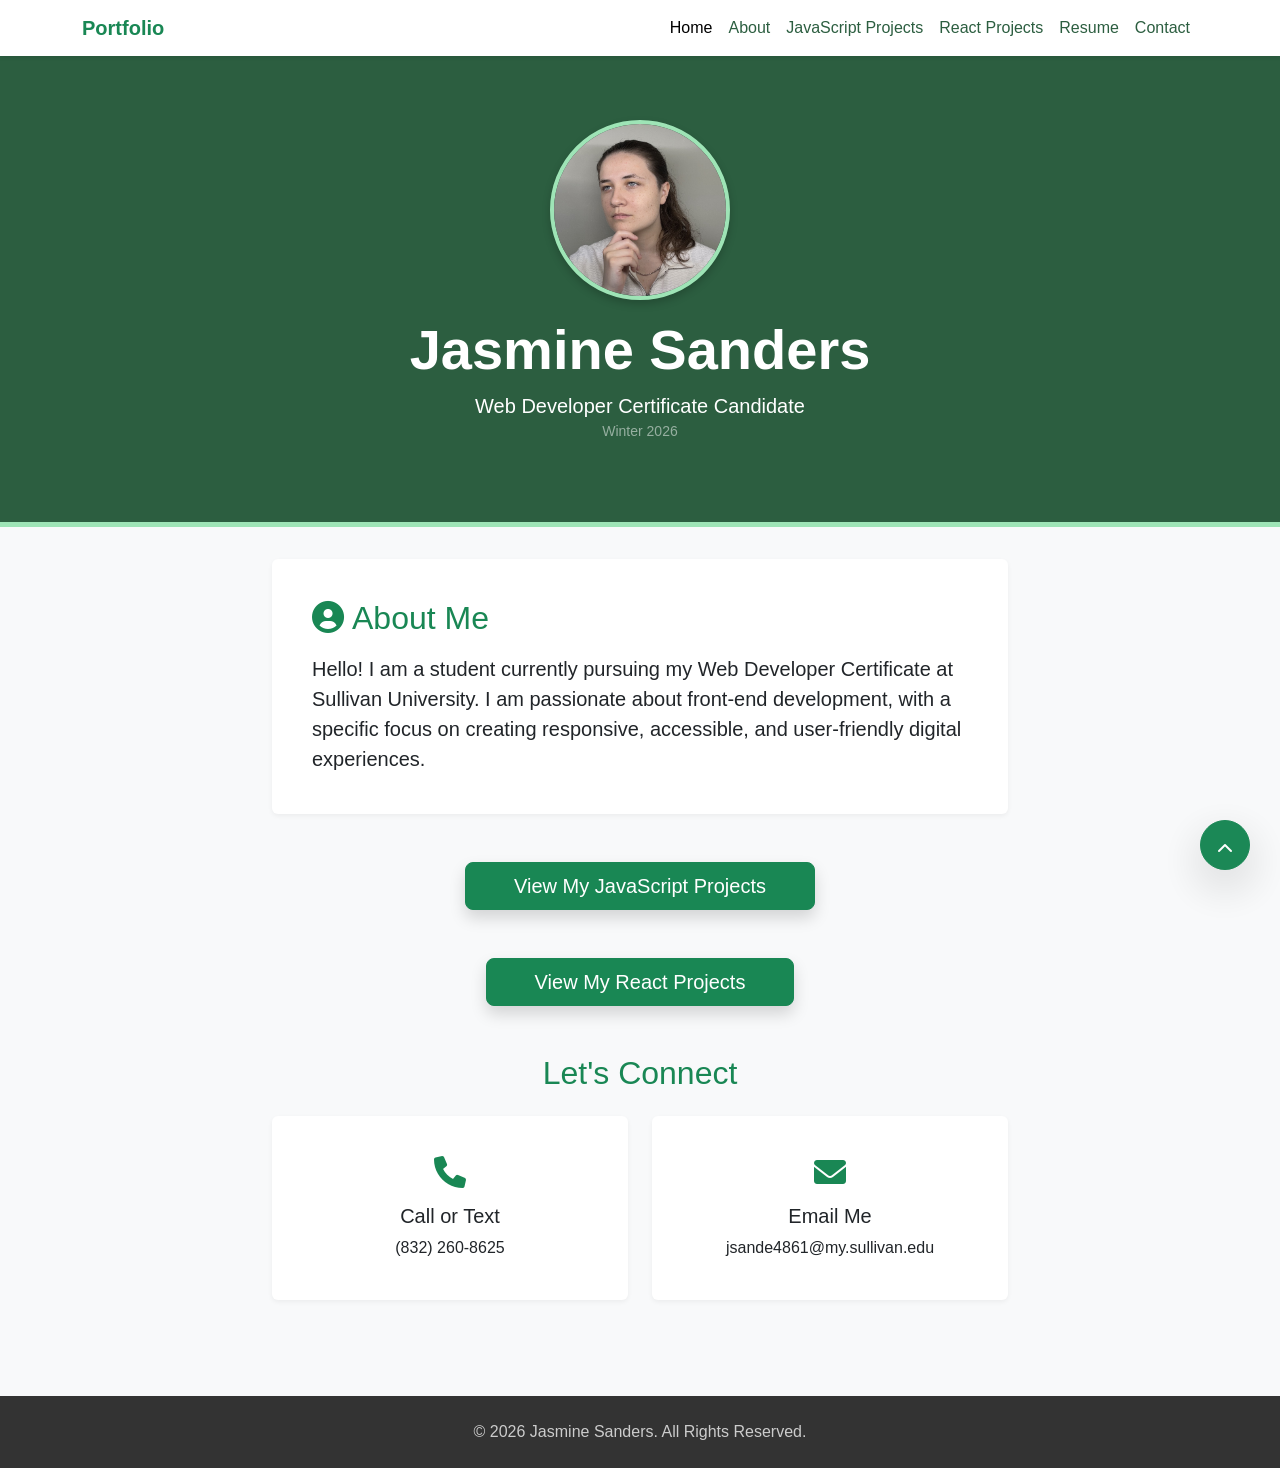
<file: index.html>
<!DOCTYPE html>
<html lang="en">
<head>
    <!--
    
      Index.html for CSC265
      Author: Jasmine Sanders
      Date: 03/15/2026

      Filename: index.html
      Required Files: 
      Description: home webpage for CSC265-Intermediate Website Design (Winter 2026)
    
    -->

    <meta charset="UTF-8">
    <meta name="viewport" content="width=device-width, initial-scale=1.0">
    <title>Jasmine Sanders - Web Developer Portfolio</title>
    <link href="https://cdn.jsdelivr.net/npm/bootstrap@5.3.0/dist/css/bootstrap.min.css" rel="stylesheet">
    <link href="index-styles.css" rel="stylesheet">
    <link rel="stylesheet" href="https://cdnjs.cloudflare.com/ajax/libs/font-awesome/6.0.0/css/all.min.css">
    
    <script src="https://code.jquery.com/jquery-3.7.1.min.js"></script>

</head>

<body>

    <button id="backToTop" class="btn btn-success shadow-lg">
        <i class="fas fa-chevron-up"></i>
    </button>

    <nav class="navbar navbar-expand-lg navbar-light bg-white shadow-sm sticky-top">
        <div class="container">
            <a class="navbar-brand fw-bold text-success" href="#">Portfolio</a>
            <button class="navbar-toggler" type="button" data-bs-toggle="collapse" data-bs-target="#navbarNav">
                <span class="navbar-toggler-icon"></span>
            </button>
            <div class="collapse navbar-collapse" id="navbarNav">
                <ul class="navbar-nav ms-auto">
                    <li class="nav-item"><a class="nav-link active" aria-current="page" href="index.html">Home</a></li>
                    <li class="nav-item"><a class="nav-link" href="#about">About</a></li>
                    <li class="nav-item"><a class="nav-link" href="jsExamples.html">JavaScript Projects</a></li>
                    <li class="nav-item"><a class="nav-link" href="myReact.html">React Projects</a></li>
                    <li class="nav-item"><a class="nav-link" href="Resume.html">Resume</a></li>
                    <li class="nav-item"><a class="nav-link" href="#contact">Contact</a></li>
                </ul>
            </div>
        </div>
    </nav>

    <header class="hero-section text-center">
        <div class="container">
            <img src="images\Headshot_2026-03-08.jpg" alt="Jasmine Sanders" class="profile-pic rounded-circle mb-3 img-fluid">
            <h1 class="display-4 fw-bold">Jasmine Sanders</h1>
            <p class="lead mb-0">Web Developer Certificate Candidate</p>
            <p class="small text-white-50">Winter 2026</p>
        </div>
    </header>

    <div class="container">
        <div class="row justify-content-center">
            <div class="col-lg-8">
                
                <section id="about" class="mb-5">
                    <div class="card p-4">
                        <div class="card-body">
                            <h2 class="card-title text-success mb-3"><i class="fas fa-user-circle me-2"></i>About Me</h2>
                            <p class="card-text lead">
                                Hello! I am a student currently pursuing my Web Developer Certificate at Sullivan University. 
                                I am passionate about front-end development, with a specific focus on creating responsive, accessible, and user-friendly digital experiences.
                            </p>
                        </div>
                    </div>
                </section>
                
                <div class="text-center mb-5">
                    <a href="jsExamples.html" class="btn btn-success btn-lg px-5 shadow">View My JavaScript Projects</a>
                </div>

                <div class="text-center mb-5">
                    <a href="myReact.html" class="btn btn-success btn-lg px-5 shadow">View My React Projects</a>
                </div>

                <section id="contact" class="mb-5">
                    <h2 class="text-success mb-4 text-center">Let's Connect</h2>
                    <div class="row g-4">
                        <div class="col-md-6">
                            <div class="card h-100 text-center p-4 contact-card">
                                <div class="card-body">
                                    <i class="fas fa-phone fa-2x text-success mb-3"></i>
                                    <h5 class="card-title">Call or Text</h5>
                                    <p class="card-text"><a href="tel:+18322608625" class="text-decoration-none text-dark">(832) 260-8625</a></p>
                                </div>
                            </div>
                        </div>
                        <div class="col-md-6">
                            <div class="card h-100 text-center p-4 contact-card">
                                <div class="card-body">
                                    <i class="fas fa-envelope fa-2x text-success mb-3"></i>
                                    <h5 class="card-title">Email Me</h5>
                                    <p class="card-text"><a href="mailto:jsande4861@my.sullivan.edu" class="text-decoration-none text-dark">jsande4861@my.sullivan.edu</a></p>
                                </div>
                            </div>
                        </div>
                    </div>
                </section>

            </div>
        </div>
    </div>

    <footer class="text-center">
        <div class="container" id="footer-content">
            <p class="mb-0">&copy; 2026 Jasmine Sanders. All Rights Reserved.</p>
        </div>
    </footer>

    <script src="https://cdn.jsdelivr.net/npm/bootstrap@5.3.0/dist/js/bootstrap.bundle.min.js"></script>

    <script>
        $(document).ready(function() {
            
            // MODIFICATION 1: Smooth Scrolling for Navigation
            // Location: Nav bar links (#about, #contact)
            // Description: Animates the scroll to the target section instead of an instant jump.
            $('a.nav-link[href^="#"]').on('click', function(event) {
                event.preventDefault();
                var target = this.hash;
                $('html, body').animate({
                    scrollTop: $(target).offset().top - 80
                }, 800);
            });

            // MODIFICATION 2: Dynamic Class Injection on Hover
            // Location: "Let's Connect" section cards
            // Description: Uses .hover() to add/remove Bootstrap shadow classes for a "pop" effect.
            $('.contact-card').hover(
                function() { $(this).addClass('shadow-lg border-success'); }, 
                function() { $(this).removeClass('shadow-lg border-success'); }
            );

            // MODIFICATION 3: Back to Top Functionality
            // Location: Bottom right corner of the window
            // Description: Monitors scroll position to toggle visibility and handles the click event.
            $(window).scroll(function() {
                if ($(this).scrollTop() > 300) {
                    $('#backToTop').fadeIn(); // Use jQuery fadeIn for a smooth appearance
                } else {
                    $('#backToTop').fadeOut();
                }
            });

            $('#backToTop').click(function() {
                $('html, body').animate({ scrollTop: 0 }, 600);
                return false;
            });

        });
    </script>
</body>
</html>
</file>
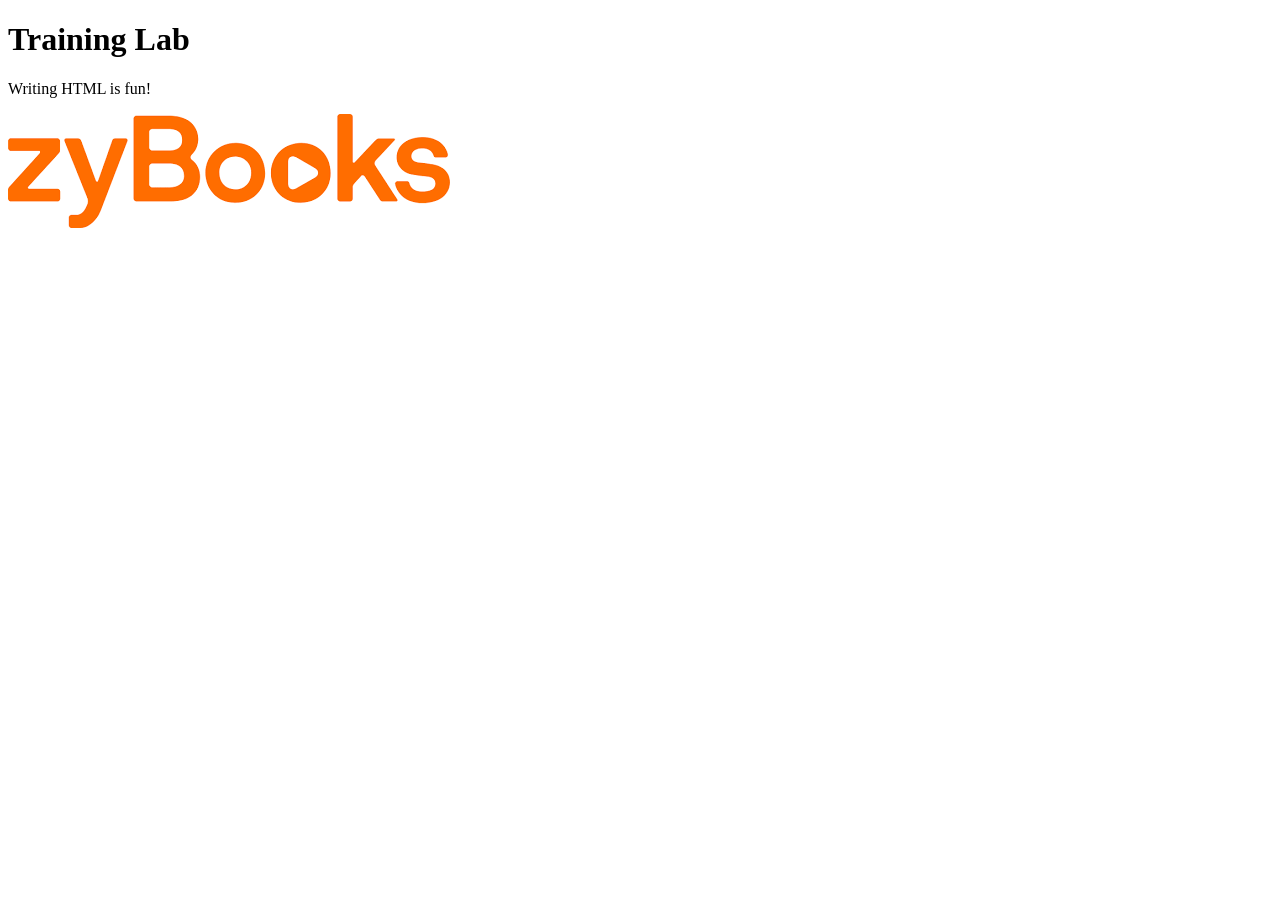
<file: Week 1/2.10.1_LAB_Training_lab_HTML/index.html>
<!DOCTYPE html>
<html lang="en">
<head>
   <meta charset="UTF-8">
   <title>My First Lab</title>   
</head>
<body>
   <h1>Training Lab</h1>
   
   <!-- TODO: Add HTML here -->
<p>Writing HTML is fun!</p>
<img src="zyBooks.png" alt="zyBooks logo">
</body>
</html>
</file>
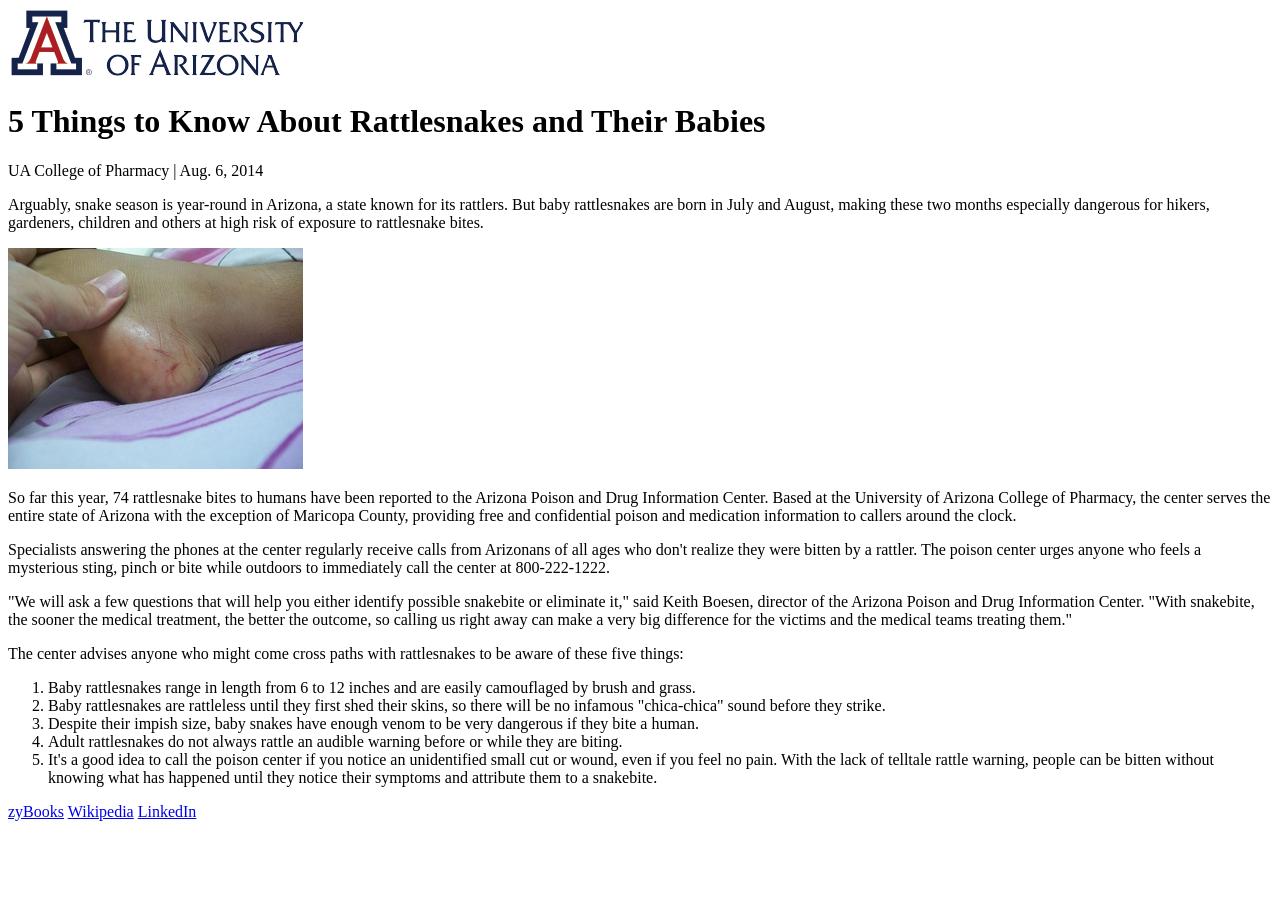
<file: Week 1/2.11.1_LAB_News_article_HTML/index.html>
<!DOCTYPE html>
<html lang="en">
<head>
   <meta charset="UTF-8">
   <title>5 Things to Know About Rattlesnakes and Their Babies</title>
   
</head>
<body>

<img src="UniversityLogo.png" alt="Logo of The University of Arizona">
<h1>5 Things to Know About Rattlesnakes and Their Babies</h1>
   <p>UA College of Pharmacy | Aug. 6, 2014</p>
   <p>Arguably, snake season is year-round in Arizona, a state known for its rattlers. But
      baby rattlesnakes are born in July and August, making these two months especially dangerous for hikers,
      gardeners, children and others at high risk of exposure to rattlesnake bites.</p>
<img src="SnakeBite.jpg" alt="Snake bite on side of child's foot">
   <p> So far this year, 74 rattlesnake bites to humans have been reported to the Arizona Poison and Drug Information
      Center. Based at the University of Arizona College of Pharmacy, the center serves the entire state of Arizona
      with the exception of Maricopa County, providing free and confidential poison and medication information to
      callers around the clock.</p>
   <p>Specialists answering the phones at the center regularly receive calls from Arizonans of all ages who don't
      realize they were bitten by a rattler. The poison center urges anyone who feels a mysterious sting, pinch or
      bite while outdoors to immediately call the center at 800-222-1222.</p>
   <p>"We will ask a few questions that will help you either identify possible snakebite or eliminate it," said Keith
      Boesen, director of the Arizona Poison and Drug Information Center. "With snakebite, the sooner the medical
      treatment, the better the outcome, so calling us right away can make a very big difference for the victims and
      the medical teams treating them."</p>
   <p>The center advises anyone who might come cross paths with rattlesnakes to be aware of these five things:</p>

   <ol>
      <li>Baby rattlesnakes range in length from 6 to 12 inches and are easily camouflaged by brush and grass.</li>
      <li>Baby rattlesnakes are rattleless until they first shed their skins, so there will be no infamous
         "chica-chica" sound before they strike.</li>
      <li>Despite their impish size, baby snakes have enough venom to be very dangerous if they bite a human.
      <li>Adult rattlesnakes do not always rattle an audible warning before or while they are biting.</li>
      <li>It's a good idea to call the poison center if you notice an unidentified small cut or wound, even if you
         feel no pain. With the lack of telltale rattle warning, people can be bitten without knowing what has
         happened until they notice their symptoms and attribute them to a snakebite.</li>
   </ol>

   <p>
      <a href="https://www.zybooks.com/">zyBooks</a>
      <a href="https://www.wikipedia.org/">Wikipedia</a>
      <a href="https://www.linkedin.com/">LinkedIn</a>
   </p>

</body>
</html>
</file>
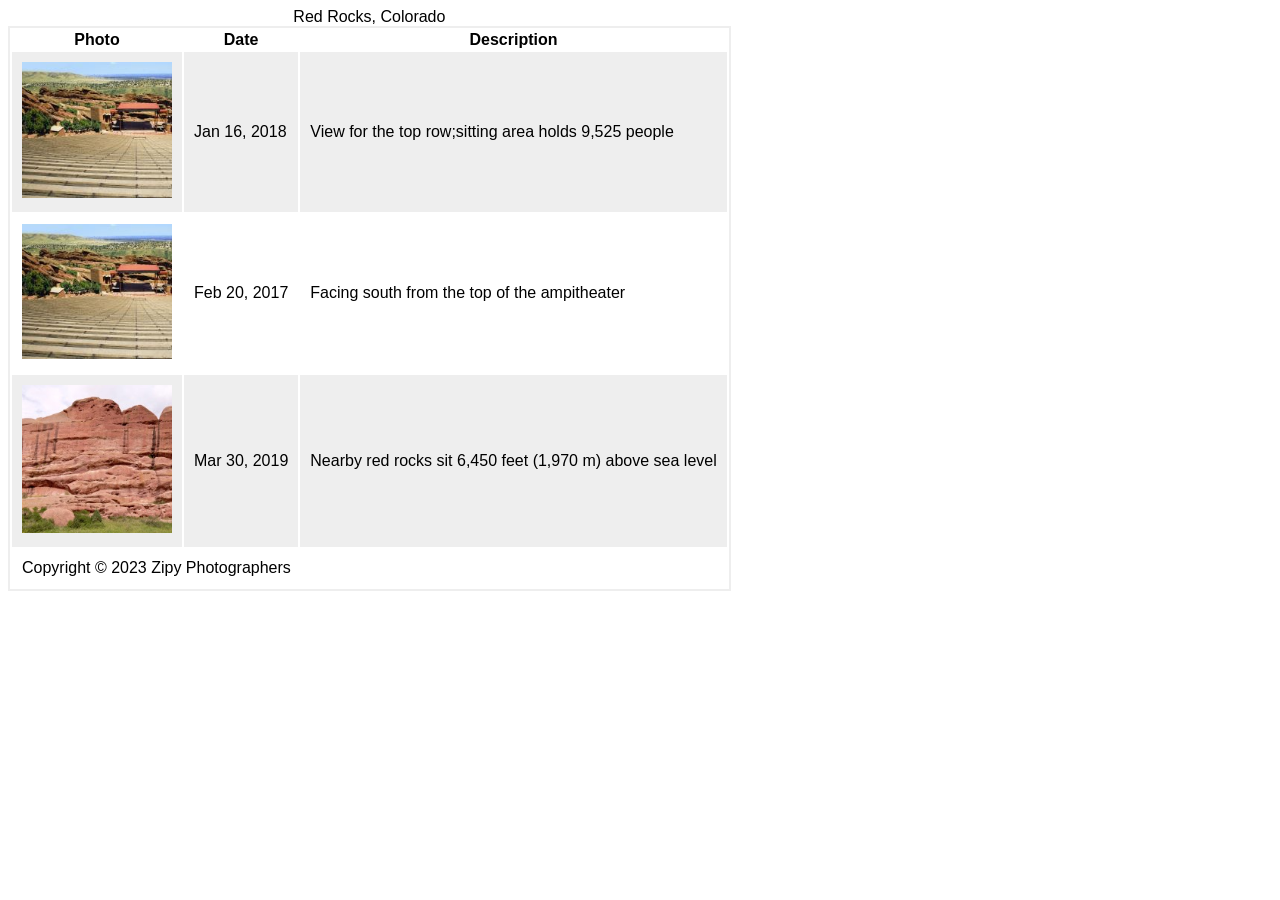
<file: Week 1/2.13.1_LAB_Photo_gallery_table_HTML/index.html>
<!DOCTYPE html>
<html lang="en">
<head>
   <title>Photo Gallery</title>
   <link rel="stylesheet" href="styles.css">
</head>
<body>

   <!-- TODO: Add your HTML here -->
<table>
   <caption>Red Rocks, Colorado</caption>
      <tr>
         <th>Photo</th>
         <th>Date</th>
         <th>Description</th>
      </tr>
      <tr>
         <td><img src="vacation1.jpg" alt="Ampitheater" width="150"></td>
         <td>Jan 16, 2018</td>
         <td>View for the top row;sitting area holds 9,525 people</td>
      </tr>
      <tr>
         <td><img src="vacation2.jpg" alt="Ampitheater South View" width="150"></td>
         <td>Feb 20, 2017</td>
         <td>Facing south from the top of the ampitheater</td>
      </tr>
      <tr>
         <td><img src="vacation3.jpg" alt="Red Rocks" width="150"></td>
         <td>Mar 30, 2019</td>
         <td>Nearby red rocks sit 6,450 feet (1,970 m) above sea level</td>
      </tr>
      <tr>
         <td colspan="3">Copyright &copy; 2023 Zipy Photographers</td>
      </tr>
</table>

</body>
</html>
</file>
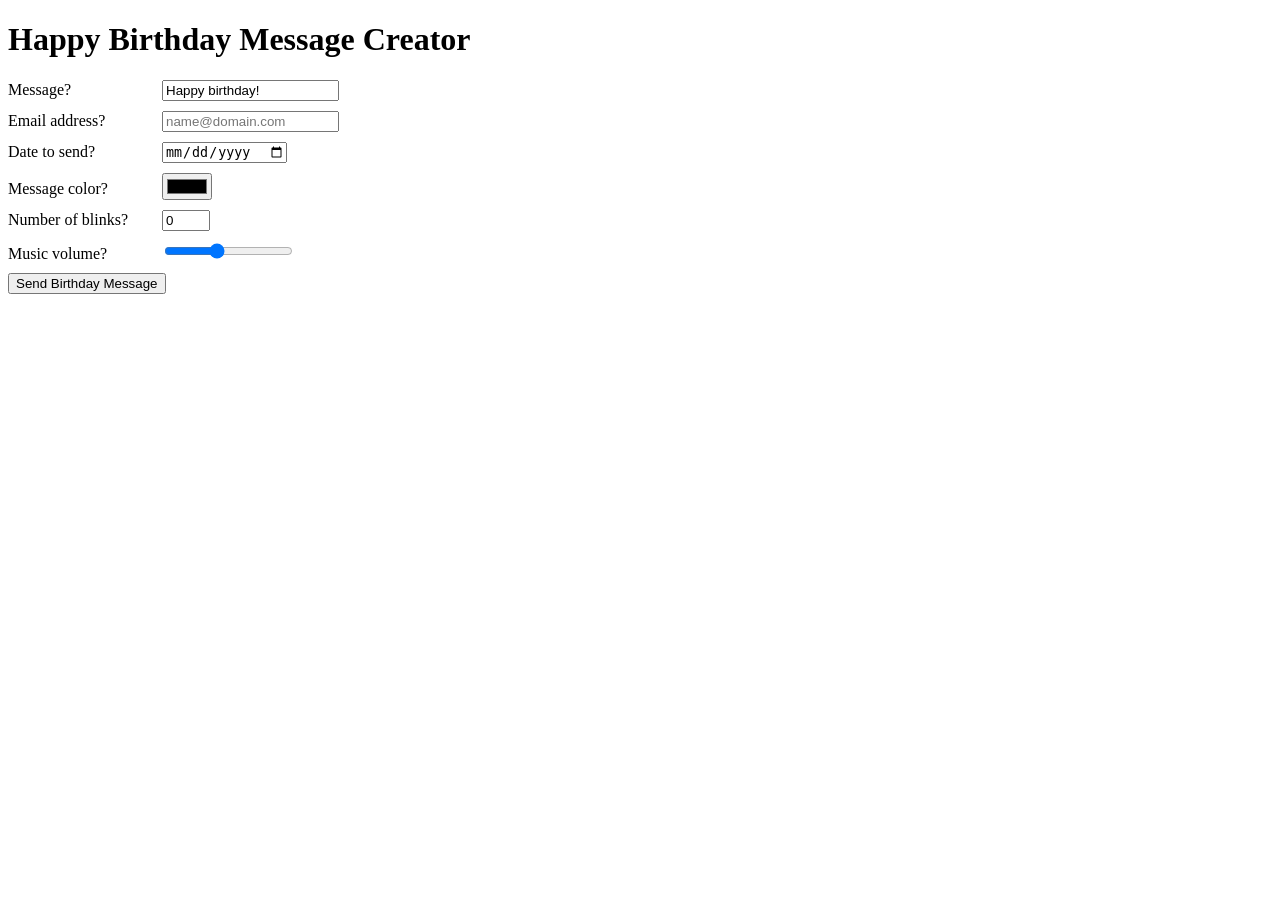
<file: Week 2/3.11.1_LAB_Happy_birthday_message_creator_HTML/index.html>
<!DOCTYPE html>
<html lang="en">
<head>
   <title>Happy Birthday Message Creator</title>
   <link rel="stylesheet" href="styles.css">
</head>
<body>
   <h1>Happy Birthday Message Creator</h1>
   <form method="POST" action="https://wp.zybooks.com/form-viewer.php">
      <div>
         <label for="birthdayMessage">Message?</label>
         <input type="text" id="birthdayMessage" name="birthdayMessage" value="Happy birthday!">
      </div>
      <div>
         <label for="emailAddr">Email address?</label>
         
         <!-- TODO: Add regular expression to pattern -->
         <input type="email" id="emailAddr" name="emailAddr" placeholder="name@domain.com"
         pattern="[a-zA-Z0-9-_\.]+@[a-zA-Z0-9-]+(?:\.[a-zA-Z0-9-]+)*">
      </div>
      <div>
         <label for="dateToSend">Date to send?</label>
         <input type="date" id="dateToSend" name="dateToSend">
         </div>
      </div>
      <div>
         <label for="messageColor">Message color?</label>
         <input type="color" id="messageColor" name="messageColor">
      </div>
      <div>
         <label for="numBlinks">Number of blinks?</label>
         <input type="number" id="numBlinks" name="numBlinks" min="0" max="10" value="0">
      </div>
      <div>
         <label for="musicVolume">Music volume?</label>
         <input type="range" id="musicVolume" name="musicVolume" min="0" max="50" value="20">
      </div>
     
   <div>
      <button type="submit">Send Birthday Message</button>
   </div>
   </form>
   
</body>

</html>
</file>
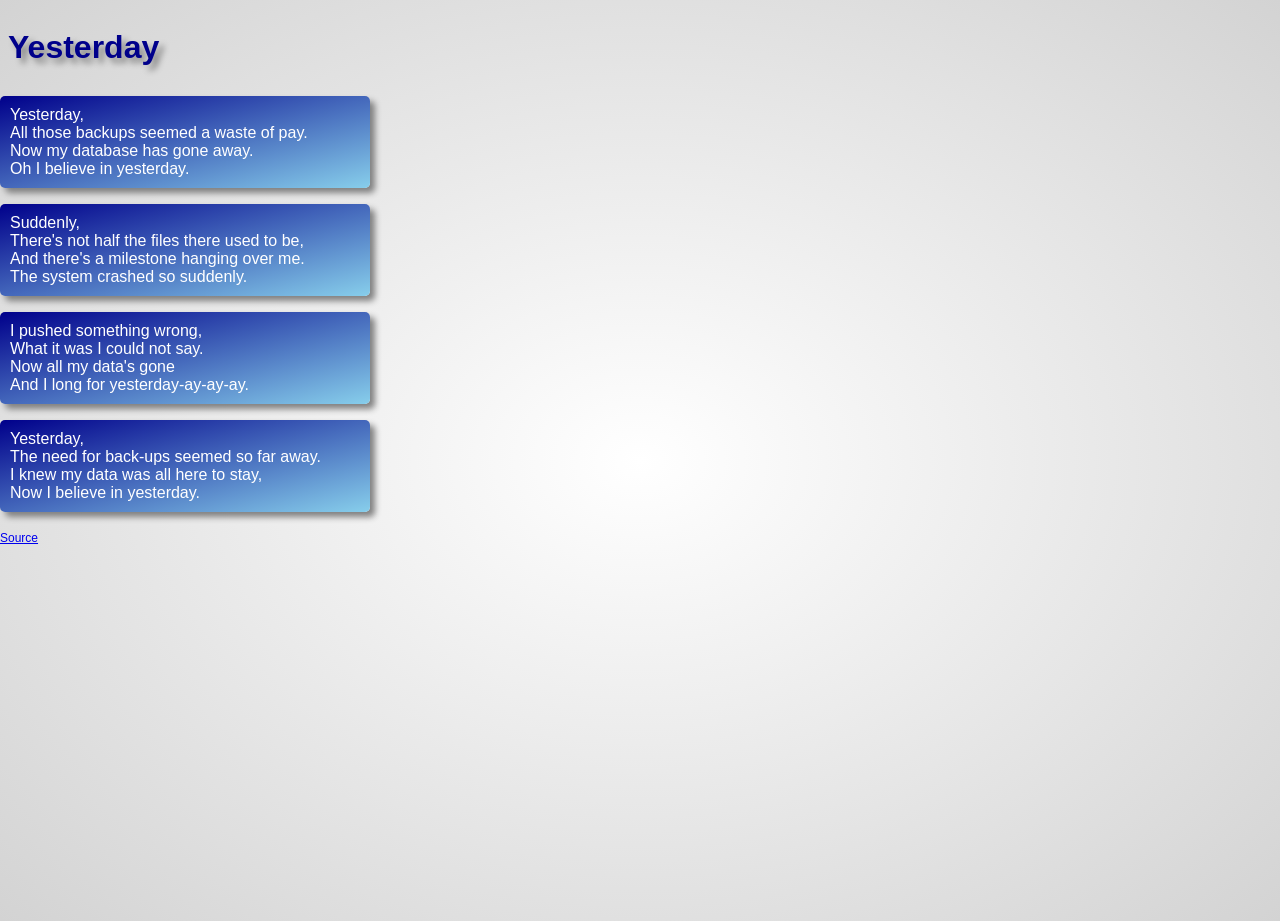
<file: Week 2/5.13.1_LAB_Stylish_song_CSS/index.html>
<!DOCTYPE html>
<html lang="en">
<head>
   <title>Yesterday</title>
   <link rel="stylesheet" href="styles.css">
</head>

<body>
   <h1>Yesterday</h1>
   <main>
      <p>
         Yesterday,<br> 
         All those backups seemed a waste of pay.<br>
         Now my database has gone away.<br>
         Oh I believe in yesterday.
      </p>
      <p>
         Suddenly,<br>
         There's not half the files there used to be,<br>
         And there's a milestone hanging over me.<br> 
         The system crashed so suddenly.
      <p>
         I pushed something wrong,<br>
         What it was I could not say.<br>
         Now all my data's gone<br>
         And I long for yesterday-ay-ay-ay.
      </p>
      <p>
         Yesterday,<br> 
         The need for back-ups seemed so far away.<br>
         I knew my data was all here to stay,<br>
         Now I believe in yesterday.
      </p>
      <p>
         <a href="https://www2.informatik.uni-hamburg.de/fachschaft/bits/archiv/114_ws98/node11.html">Source</a>
      </p>
   </main>
</body>
</html>
</file>
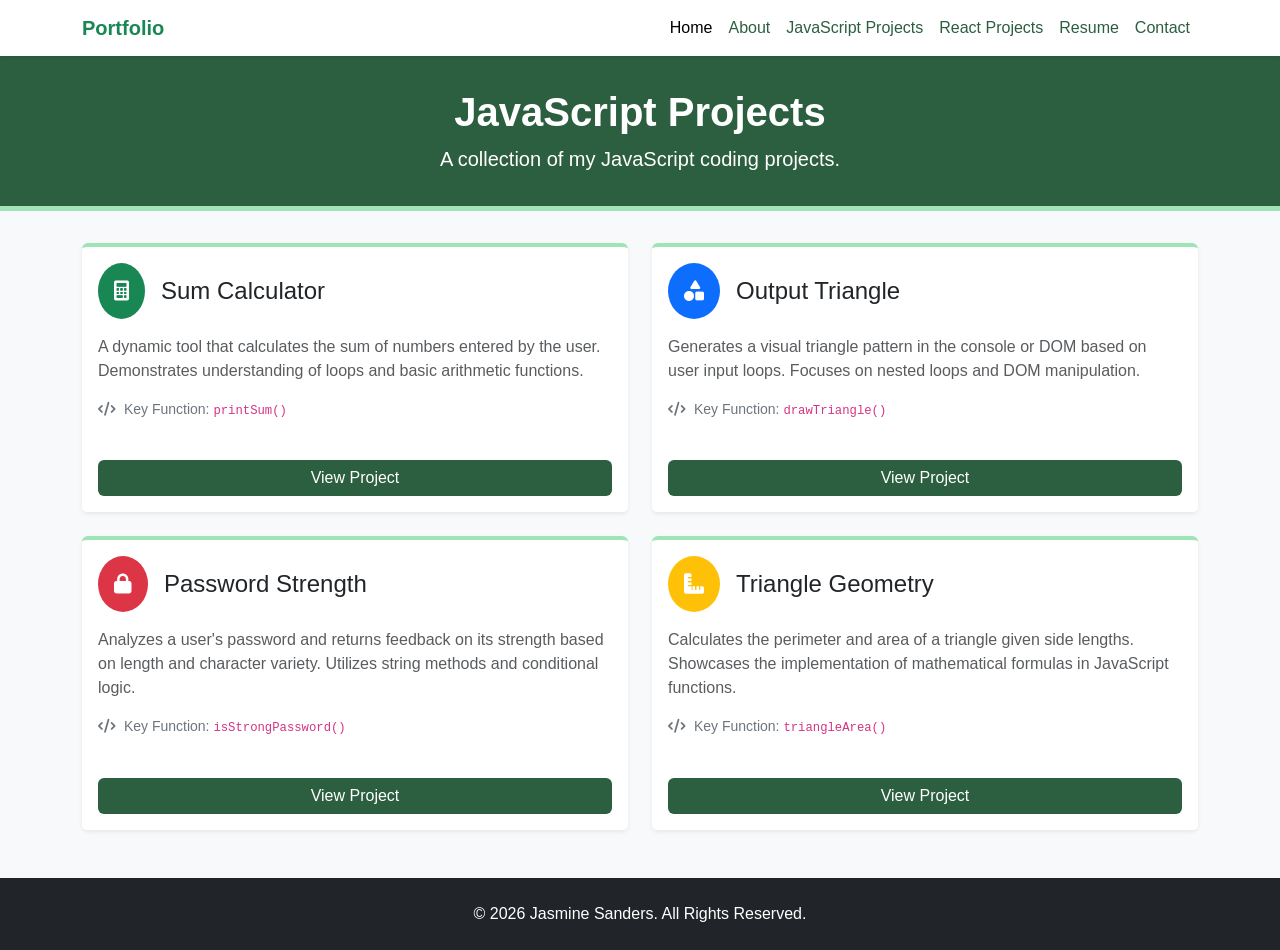
<file: jsExamples.html>
<!DOCTYPE html>
<html lang="en">
<head>
    <!--
    
      jsExamples.html for CSC265
      Author: Jasmine Sanders
      Date: 03/15/2026

      Filename: jsExamples.html
      Required Files: 
      Description: JavaScript examples page for CSC265-Intermediate Website Design (Winter 2026)
    
    -->

    <meta charset="UTF-8">
    <meta name="viewport" content="width=device-width, initial-scale=1.0">
    <title>JavaScript Projects - Jasmine Sanders</title>
    <link href="https://cdn.jsdelivr.net/npm/bootstrap@5.3.0/dist/css/bootstrap.min.css" rel="stylesheet">
    <link href="index-styles.css" rel="stylesheet">
    <link rel="stylesheet" href="https://cdnjs.cloudflare.com/ajax/libs/font-awesome/6.0.0/css/all.min.css">
</head>

<body>

    <nav class="navbar navbar-expand-lg navbar-light bg-white shadow-sm">
        <div class="container">
            <a class="navbar-brand fw-bold text-success" href="index.html">Portfolio</a>
            <button class="navbar-toggler" type="button" data-bs-toggle="collapse" data-bs-target="#navbarNav">
                <span class="navbar-toggler-icon"></span>
            </button>
            <div class="collapse navbar-collapse" id="navbarNav">
                <ul class="navbar-nav ms-auto">
                    <li class="nav-item"><a class="nav-link active" aria-current="page" href="index.html">Home</a></li>
                    <li class="nav-item"><a class="nav-link" href="index.html">About</a></li>
                    <li class="nav-item"><a class="nav-link" href="jsExamples.html">JavaScript Projects</a></li>
                    <li class="nav-item"><a class="nav-link" href="myReact.html">React Projects</a></li>
                    <li class="nav-item"><a class="nav-link" href="Resume.html">Resume</a></li>
                    <li class="nav-item"><a class="nav-link" href="index.html">Contact</a></li>
                </ul>
            </div>
        </div>
    </nav>

    <header class="header-mini text-center">
        <div class="container">
            <h1 class="fw-bold">JavaScript Projects</h1>
            <p class="lead mb-0">A collection of my JavaScript coding projects.</p>
        </div>
    </header>

    <div class="container mb-5">
        <div class="row g-4">
            
            <div class="col-md-6 col-lg-6">
                <div class="card project-card h-100 shadow-sm">
                    <div class="card-body">
                        <div class="d-flex align-items-center mb-3">
                            <div class="bg-success text-white rounded-circle p-3 me-3">
                                <i class="fas fa-calculator fa-lg"></i>
                            </div>
                            <h4 class="card-title mb-0">Sum Calculator</h4>
                        </div>
                        <p class="card-text text-muted">
                            A dynamic tool that calculates the sum of numbers entered by the user. 
                            Demonstrates understanding of loops and basic arithmetic functions.
                        </p>
                        <p class="small text-secondary"><i class="fas fa-code me-1"></i> Key Function: <code>printSum()</code></p>
                    </div>
                    <div class="card-footer bg-white border-0 pb-3">
                        <a href="JS Projects/Sum_Calculator/Sum_Calculator.html" target="_blank" class="btn btn-view w-100">View Project</a>
                    </div>
                </div>
            </div>

            <div class="col-md-6 col-lg-6">
                <div class="card project-card h-100 shadow-sm">
                    <div class="card-body">
                        <div class="d-flex align-items-center mb-3">
                            <div class="bg-primary text-white rounded-circle p-3 me-3">
                                <i class="fas fa-shapes fa-lg"></i>
                            </div>
                            <h4 class="card-title mb-0">Output Triangle</h4>
                        </div>
                        <p class="card-text text-muted">
                            Generates a visual triangle pattern in the console or DOM based on user input loops.
                            Focuses on nested loops and DOM manipulation.
                        </p>
                        <p class="small text-secondary"><i class="fas fa-code me-1"></i> Key Function: <code>drawTriangle()</code></p>
                    </div>
                    <div class="card-footer bg-white border-0 pb-3">
                        <a href="JS Projects/Output_Triangle/Output_Triangle.html" target="_blank" class="btn btn-view w-100">View Project</a>
                    </div>
                </div>
            </div>

            <div class="col-md-6 col-lg-6">
                <div class="card project-card h-100 shadow-sm">
                    <div class="card-body">
                        <div class="d-flex align-items-center mb-3">
                            <div class="bg-danger text-white rounded-circle p-3 me-3">
                                <i class="fas fa-lock fa-lg"></i>
                            </div>
                            <h4 class="card-title mb-0">Password Strength</h4>
                        </div>
                        <p class="card-text text-muted">
                            Analyzes a user's password and returns feedback on its strength based on length and character variety.
                            Utilizes string methods and conditional logic.
                        </p>
                        <p class="small text-secondary"><i class="fas fa-code me-1"></i> Key Function: <code>isStrongPassword()</code></p>
                    </div>
                    <div class="card-footer bg-white border-0 pb-3">
                        <a href="JS Projects/Password_Strength/Password_Strength.html" target="_blank" class="btn btn-view w-100">View Project</a>
                    </div>
                </div>
            </div>

            <div class="col-md-6 col-lg-6">
                <div class="card project-card h-100 shadow-sm">
                    <div class="card-body">
                        <div class="d-flex align-items-center mb-3">
                            <div class="bg-warning text-white rounded-circle p-3 me-3">
                                <i class="fas fa-ruler-combined fa-lg"></i>
                            </div>
                            <h4 class="card-title mb-0">Triangle Geometry</h4>
                        </div>
                        <p class="card-text text-muted">
                            Calculates the perimeter and area of a triangle given side lengths. 
                            Showcases the implementation of mathematical formulas in JavaScript functions.
                        </p>
                        <p class="small text-secondary"><i class="fas fa-code me-1"></i> Key Function: <code>triangleArea()</code></p>
                    </div>
                    <div class="card-footer bg-white border-0 pb-3">
                        <a href="JS Projects/Triangle_Perimeter/Triangle_Perimeter.html" target="_blank" class="btn btn-view w-100">View Project</a>
                    </div>
                </div>
            </div>

        </div>
    </div>

    <footer class="text-center py-4 bg-dark text-white mt-auto">
        <div class="container">
            <p class="mb-0">&copy; 2026 Jasmine Sanders. All Rights Reserved.</p>
        </div>
    </footer>

    <script src="https://cdn.jsdelivr.net/npm/bootstrap@5.3.0/dist/js/bootstrap.bundle.min.js"></script>
</body>
</html>
</file>
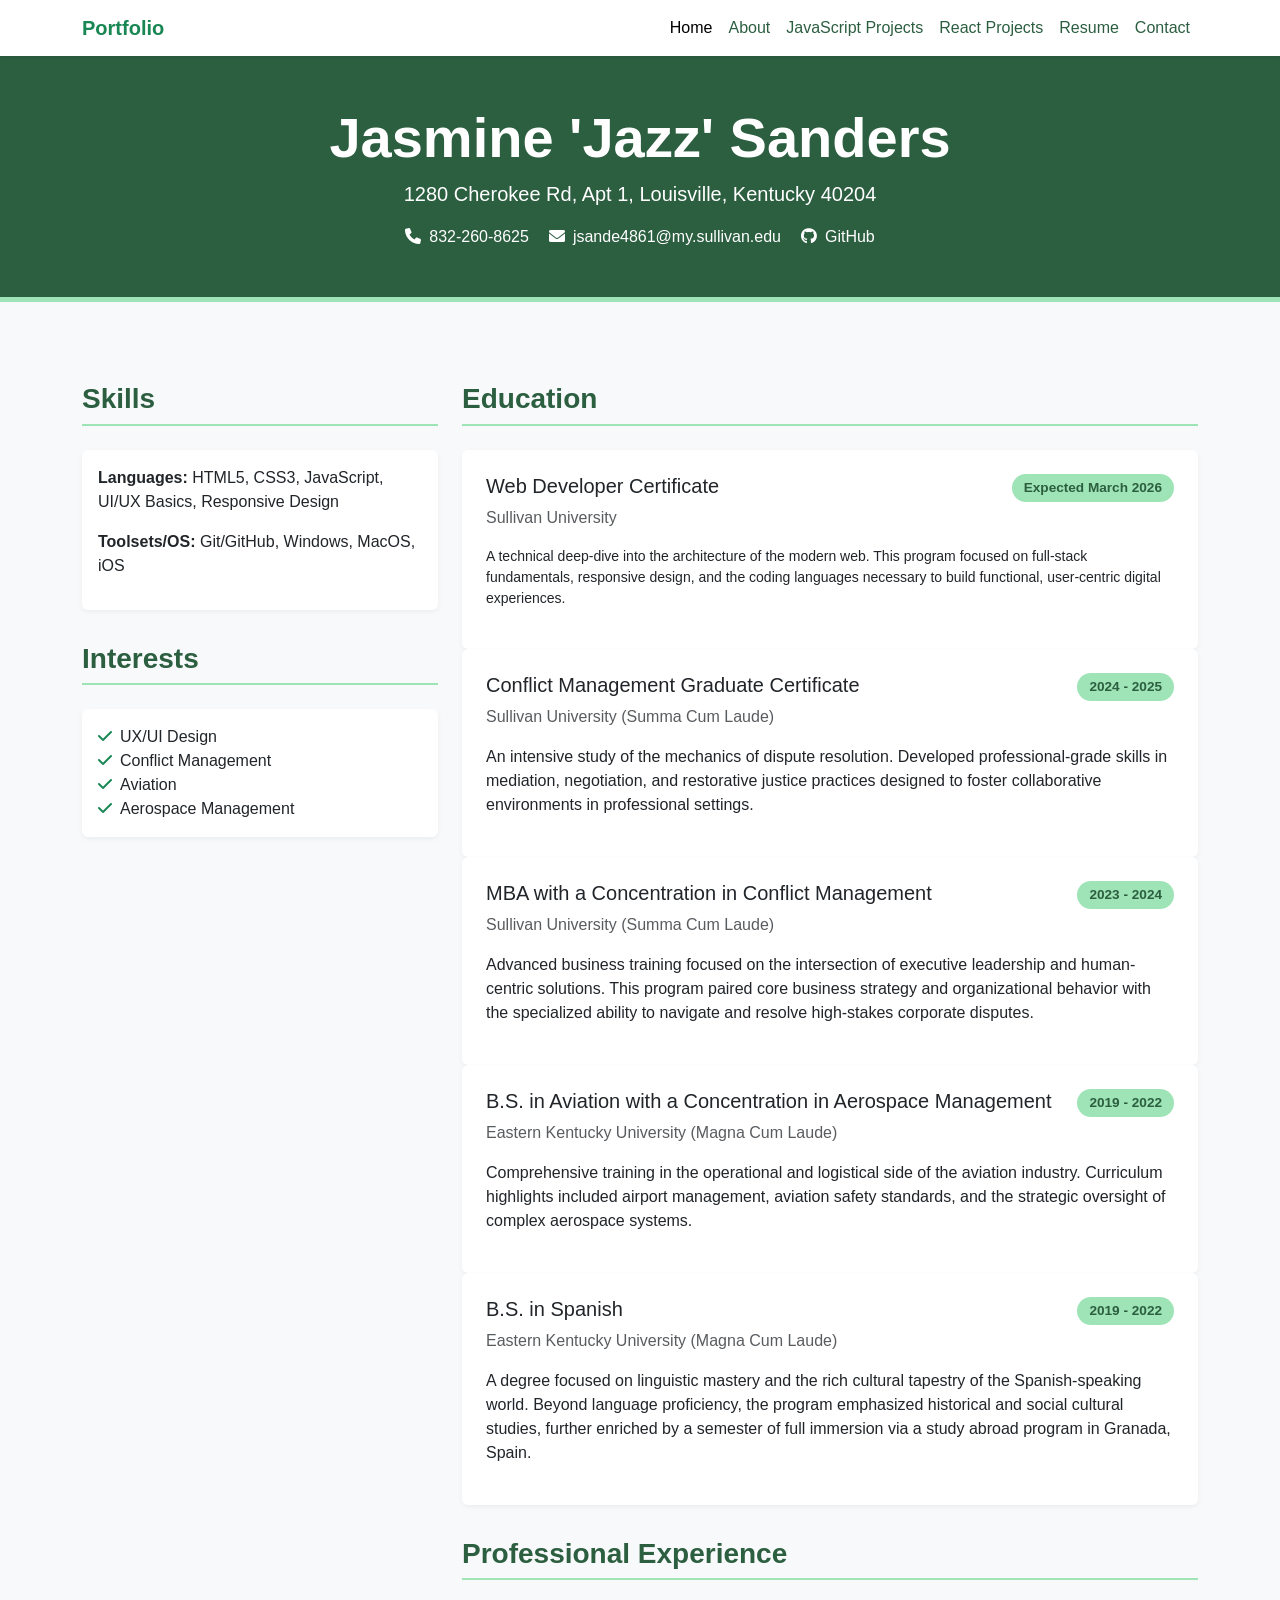
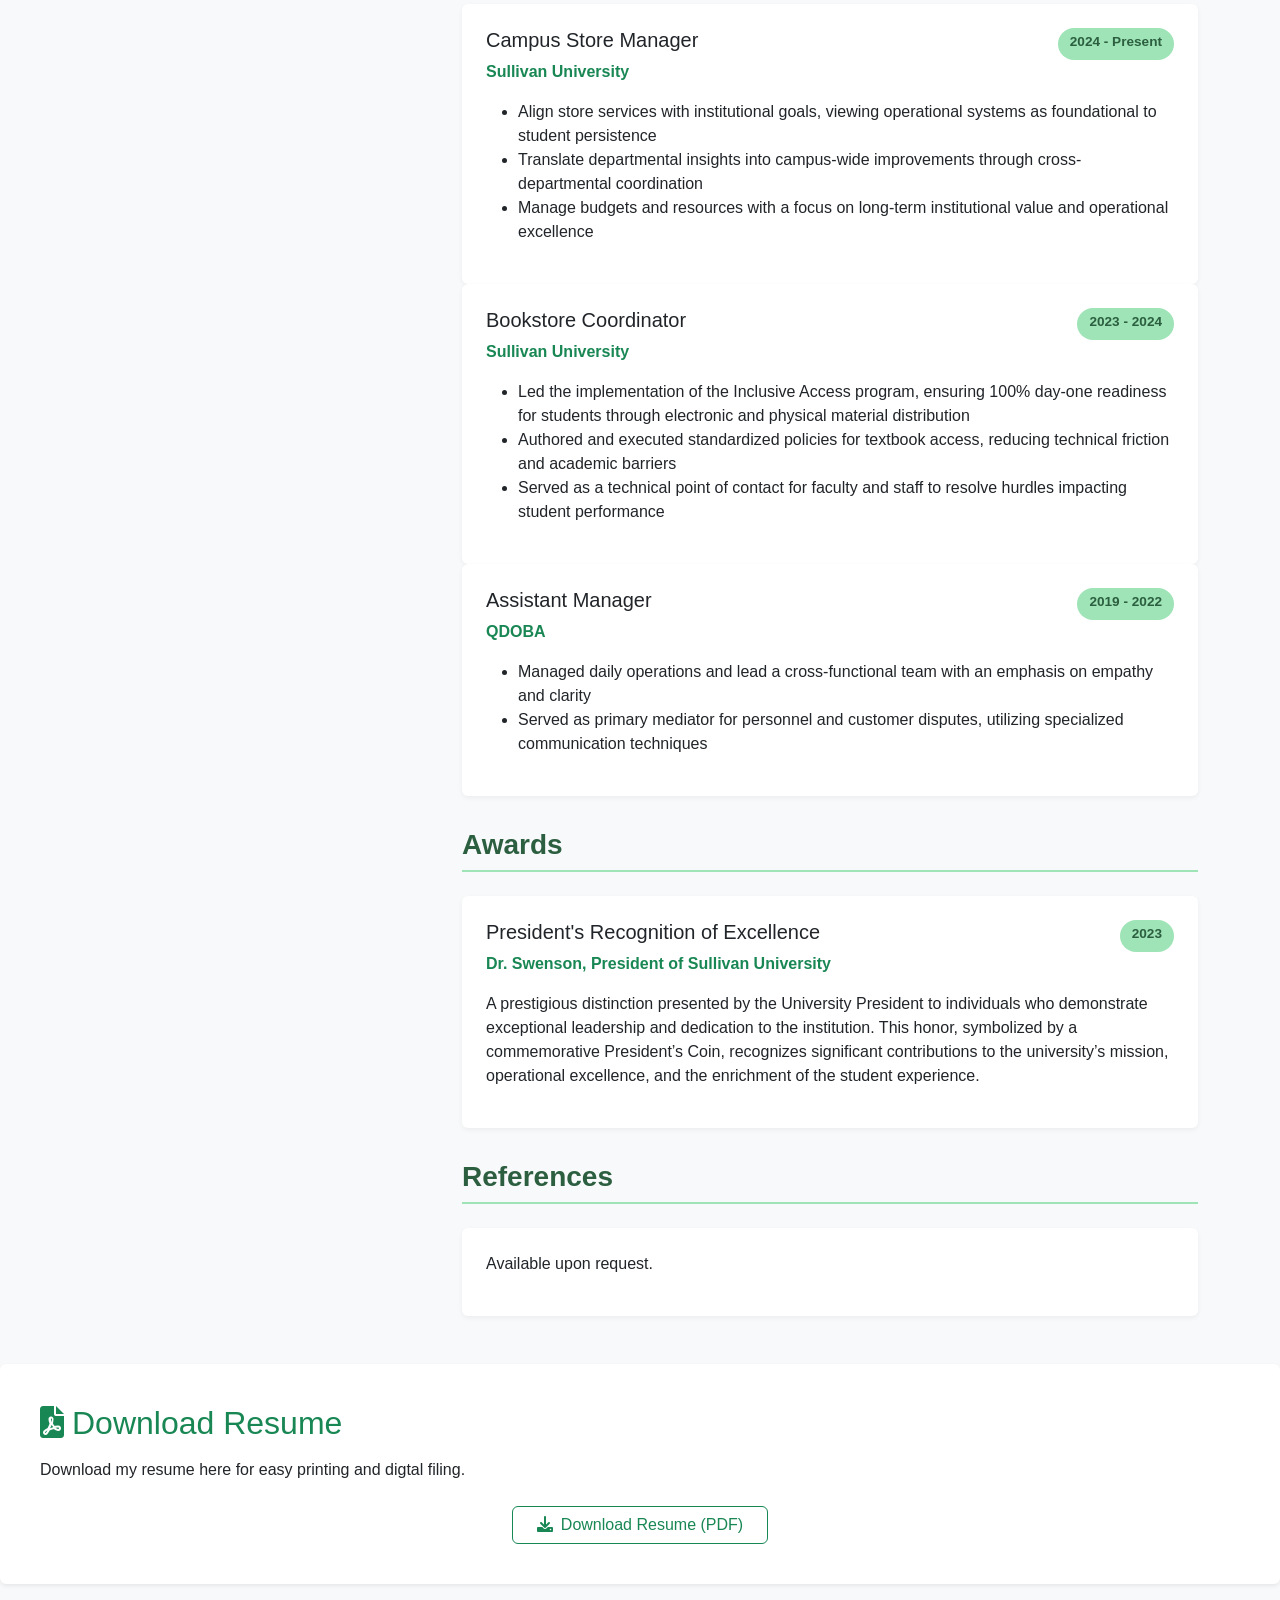
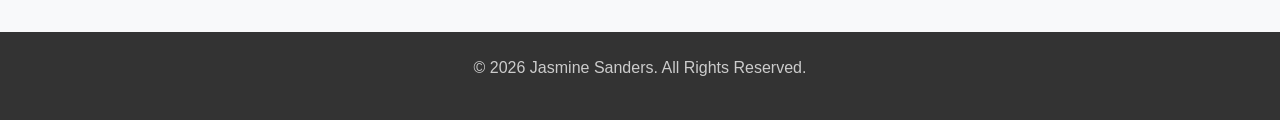
<file: Resume.html>
<!DOCTYPE html>
<html lang="en">
<head>
        <!--
    
      Index.html for CSC265
      Author: Jasmine Sanders
      Date: 03/15/2026

      Filename: index.html
      Required Files: 
      Description: Resume webpage for CSC265-Intermediate Website Design (Winter 2026)
    
    -->

    <meta charset="UTF-8">
    <meta name="viewport" content="width=device-width, initial-scale=1.0">
    <title>Jasmine Sanders - Resume</title>
    <link href="https://cdn.jsdelivr.net/npm/bootstrap@5.3.0/dist/css/bootstrap.min.css" rel="stylesheet">
    <link href="index-styles.css" rel="stylesheet">
    <link rel="stylesheet" href="https://cdnjs.cloudflare.com/ajax/libs/font-awesome/6.0.0/css/all.min.css">
</head>

<body>

    <nav class="navbar navbar-expand-lg navbar-light bg-white shadow-sm sticky-top">
        <div class="container">
            <a class="navbar-brand fw-bold text-success" href="index.html">Portfolio</a>
            <button class="navbar-toggler" type="button" data-bs-toggle="collapse" data-bs-target="#navbarNav">
                <span class="navbar-toggler-icon"></span>
            </button>
            <div class="collapse navbar-collapse" id="navbarNav">
                <ul class="navbar-nav ms-auto">
                    <li class="nav-item"><a class="nav-link active" aria-current="page" href="index.html">Home</a></li>
                    <li class="nav-item"><a class="nav-link" href="index.html">About</a></li>
                    <li class="nav-item"><a class="nav-link" href="jsExamples.html">JavaScript Projects</a></li>
                    <li class="nav-item"><a class="nav-link" href="myReact.html">React Projects</a></li>
                    <li class="nav-item"><a class="nav-link" href="Resume.html">Resume</a></li>
                    <li class="nav-item"><a class="nav-link" href="index.html">Contact</a></li>
                </ul>
            </div>
        </div>
    </nav>

    <header class="resume-header text-center">
        <div class="container">
            <h1 class="display-4 fw-bold">Jasmine 'Jazz' Sanders</h1>
            <p class="lead">1280 Cherokee Rd, Apt 1, Louisville, Kentucky 40204</p>
            <div class="d-flex justify-content-center flex-wrap">
                <a href="tel:8322608625" class="contact-link"><i class="fas fa-phone me-2"></i>832-260-8625</a>
                <a href="mailto:jsande4861@my.sullivan.edu" class="contact-link"><i class="fas fa-envelope me-2"></i>jsande4861@my.sullivan.edu</a>
                <a href="https://github.com/JazzSanders" class="contact-link"><i class="fab fa-github me-2"></i>GitHub</a>
            </div>
        </div>
    </header>

    <div class="container my-5">
        <div class="row">
            <div class="col-lg-4">
                <h3 class="section-title">Skills</h3>
                <div class="card p-3">
                    <p><strong>Languages:</strong> HTML5, CSS3, JavaScript, UI/UX Basics, Responsive Design</p>
                    <p><strong>Toolsets/OS:</strong> Git/GitHub, Windows, MacOS, iOS</p>
                </div>

                <h3 class="section-title">Interests</h3>
                <div class="card p-3">
                    <ul class="list-unstyled mb-0">
                        <li><i class="fas fa-check text-success me-2"></i>UX/UI Design</li>
                        <li><i class="fas fa-check text-success me-2"></i>Conflict Management</li>
                        <li><i class="fas fa-check text-success me-2"></i>Aviation</li>
                        <li><i class="fas fa-check text-success me-2"></i>Aerospace Management</li>
                    </ul>
                </div>
            </div>

            <div class="col-lg-8">
                <h3 class="section-title">Education</h3>
                
                <div class="card p-4">
                    <div class="d-flex justify-content-between align-items-start">
                        <div>
                            <h5>Web Developer Certificate</h5>
                            <p class="text-muted">Sullivan University </p>
                        </div>
                        <span class="date-badge">Expected March 2026 </span>
                    </div>
                    <p class="small">A technical deep-dive into the architecture of the modern web. This program focused on full-stack fundamentals, responsive design, and the coding languages necessary to build functional, user-centric digital experiences.</p>
                </div>

                <div class="card p-4">
                    <div class="d-flex justify-content-between align-items-start">
                        <div>
                            <h5>Conflict Management Graduate Certificate</h5>
                            <p class="text-muted">Sullivan University (Summa Cum Laude)</p>
                        </div>
                        <span class="date-badge">2024 - 2025</span>
                    </div>
                    <p>An intensive study of the mechanics of dispute resolution. Developed professional-grade skills in mediation, negotiation, and restorative justice practices designed to foster collaborative environments in professional settings.</p>
                </div>

                <div class="card p-4">
                    <div class="d-flex justify-content-between align-items-start">
                        <div>
                            <h5>MBA with a Concentration in Conflict Management</h5>
                            <p class="text-muted">Sullivan University (Summa Cum Laude)</p>
                        </div>
                        <span class="date-badge">2023 - 2024</span>
                    </div>
                    <p>Advanced business training focused on the intersection of executive leadership and human-centric solutions. This program paired core business strategy and organizational behavior with the specialized ability to navigate and resolve high-stakes corporate disputes.</p>
                </div>

                <div class="card p-4">
                    <div class="d-flex justify-content-between align-items-start">
                        <div>
                            <h5>B.S. in Aviation with a Concentration in Aerospace Management</h5>
                            <p class="text-muted">Eastern Kentucky University (Magna Cum Laude)</p>
                        </div>
                        <span class="date-badge">2019 - 2022</span>
                    </div>
                    <p>Comprehensive training in the operational and logistical side of the aviation industry. Curriculum highlights included airport management, aviation safety standards, and the strategic oversight of complex aerospace systems.</p>
                </div>

                <div class="card p-4">
                    <div class="d-flex justify-content-between align-items-start">
                        <div>
                            <h5>B.S. in Spanish</h5>
                            <p class="text-muted">Eastern Kentucky University (Magna Cum Laude)</p>
                        </div>
                        <span class="date-badge">2019 - 2022</span>
                    </div>
                    <p>A degree focused on linguistic mastery and the rich cultural tapestry of the Spanish-speaking world. Beyond language proficiency, the program emphasized historical and social cultural studies, further enriched by a semester of full immersion via a study abroad program in Granada, Spain.</p>
                </div>

                <h3 class="section-title">Professional Experience</h3>
                
                <div class="card p-4">
                    <div class="d-flex justify-content-between">
                        <h5>Campus Store Manager</h5>
                        <span class="date-badge">2024 - Present</span>
                    </div>
                    <p class="text-success fw-bold">Sullivan University</p>
                    <ul>
                        <li>Align store services with institutional goals, viewing operational systems as foundational to student persistence</li>
                        <li>Translate departmental insights into campus-wide improvements through cross-departmental coordination</li>
                        <li>Manage budgets and resources with a focus on long-term institutional value and operational excellence</li>
                    </ul>
                </div>

                <div class="card p-4">
                    <div class="d-flex justify-content-between">
                        <h5>Bookstore Coordinator</h5>
                        <span class="date-badge">2023 - 2024</span>
                    </div>
                    <p class="text-success fw-bold">Sullivan University</p>
                    <ul>
                        <li>Led the implementation of the Inclusive Access program, ensuring 100% day-one readiness for students through electronic and physical material distribution </li>
                        <li>Authored and executed standardized policies for textbook access, reducing technical friction and academic barriers</li>
                        <li>Served as a technical point of contact for faculty and staff to resolve hurdles impacting student performance</li>
                    </ul>
                </div>

                <div class="card p-4">
                    <div class="d-flex justify-content-between">
                        <h5>Assistant Manager</h5>
                        <span class="date-badge">2019 - 2022</span>
                    </div>
                    <p class="text-success fw-bold">QDOBA</p>
                    <ul>
                        <li>Managed daily operations and lead a cross-functional team with an emphasis on empathy and clarity </li>
                        <li>Served as primary mediator for personnel and customer disputes, utilizing specialized communication techniques</li>
                    </ul>
                </div>

                <h3 class="section-title">Awards</h3>
                
                <div class="card p-4">
                    <div class="d-flex justify-content-between">
                        <h5>President's Recognition of Excellence</h5>
                        <span class="date-badge">2023</span>
                    </div>
                    <p class="text-success fw-bold">Dr. Swenson, President of Sullivan University</p>
                    <p>A prestigious distinction presented by the University President to individuals who demonstrate exceptional leadership and dedication to the institution. This honor, symbolized by a commemorative President’s Coin, recognizes significant contributions to the university’s mission, operational excellence, and the enrichment of the student experience.</p>
                </div>

                <h3 class="section-title">References</h3>
                
                <div class="card p-4">
                    <div class="d-flex justify-content-between"></div>
                    <p>Available upon request.</p>
                </div>

            </div>
        </div>
    </div>

    <section id="resume-summary" class="mb-5">
        <div class="card p-4 shadow-sm border-top-success">
            <div class="card-body">
                <h2 class="card-title text-success mb-3">
                    <i class="fas fa-file-pdf me-2"></i>Download Resume
                </h2>
                <p class="card-text">
                    Download my resume here for easy printing and digtal filing.
                </p>
                <div class="mt-4 text-center">
                    <a href="Sanders, Jasmine_Resume_02282026.pdf" download class="btn btn-outline-success px-4">
                        <i class="fas fa-download me-2"></i>Download Resume (PDF)
                    </a>
                </div>
            </div>
        </div>
    </section>

    <footer class="text-center">
        <div class="container">
            <p>&copy; 2026 Jasmine Sanders. All Rights Reserved.</p>
        </div>
    </footer>

</body>
</html>
</file>
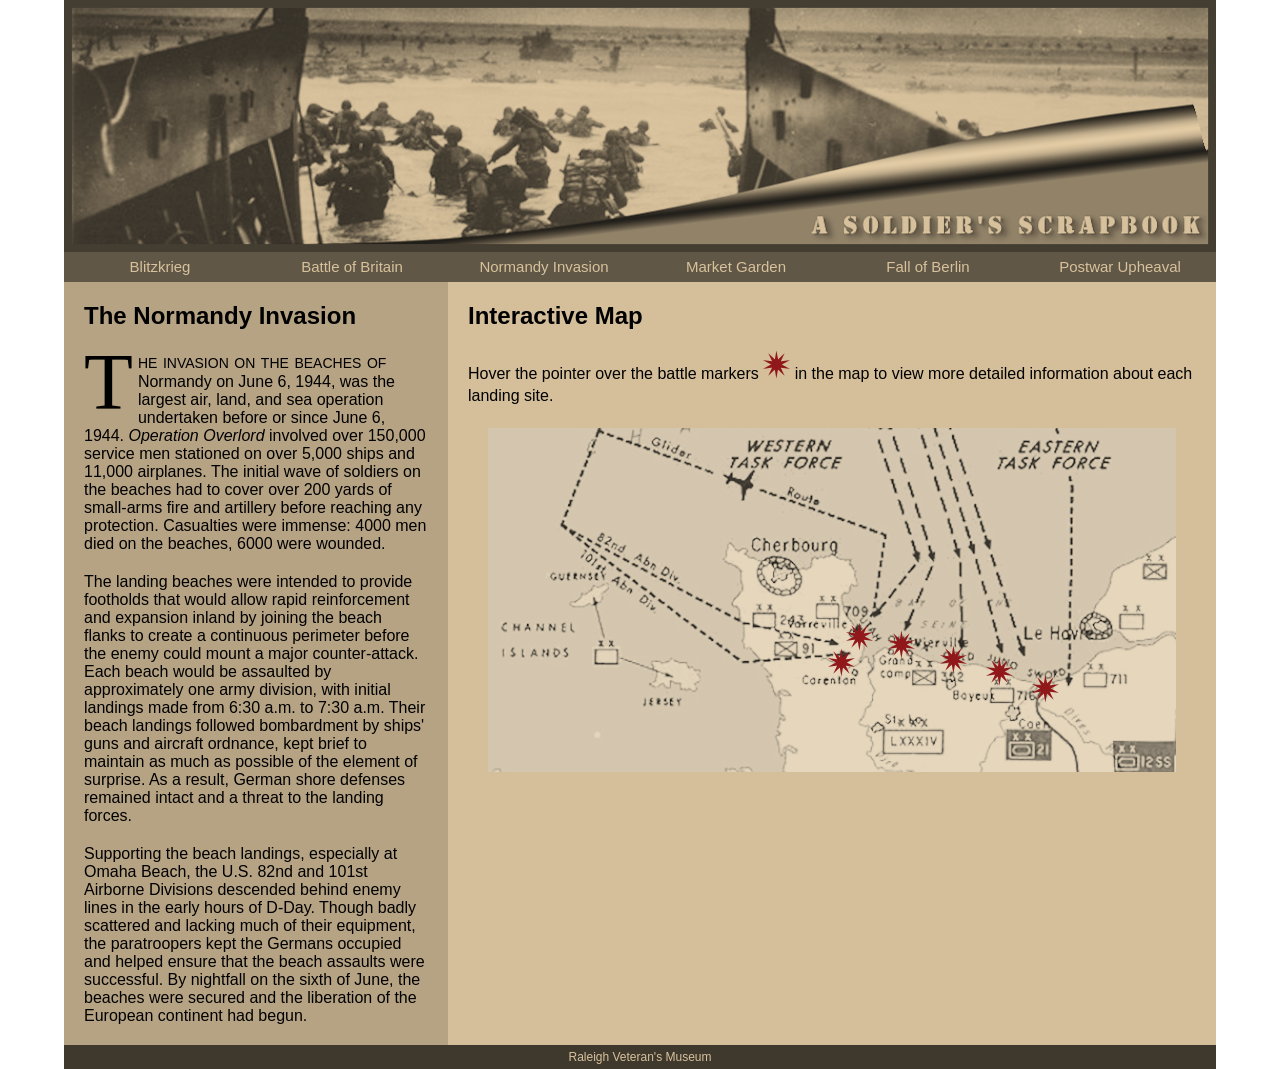
<file: Assignments/A Soldier's Scrapbook/ss_dday.html>
﻿<!DOCTYPE html>
<html>
<head>
   <!--
   New Perspectives on HTML5 and CSS3, 7th Edition
   Tutorial 3
   Case Problem 3
   
   Normandy Invasion Day 1 Page
   Author: Jasmine Sanders
   Date:   11/14/2025
   
   Filename: ss_dday.html
   -->
   <meta charset="utf-8" />
   <title>Normandy Invasion: Day 1</title>

   <link href="ss_styles.css" rel="stylesheet" />
   <link href="ss_layout.css" rel="stylesheet" />
</head>

<body>
   <header>
      <img src="ss_logo.png" alt="A Soldier's Scrapbook" />
      <nav class="horizontal">
         <ul>
            <li><a href="#">Blitzkrieg</a></li>
            <li><a href="#">Battle of Britain</a></li>
            <li><a href="#">Normandy Invasion</a></li>
            <li><a href="#">Market Garden</a></li>
            <li><a href="#">Fall of Berlin</a></li>
            <li><a href="#">Postwar Upheaval</a></li>
         </ul>
      </nav>
   </header>
   <article>
      <h1>The Normandy Invasion</h1>
      <p>The invasion on the beaches of Normandy on June 6, 1944, was the largest air, land, and sea operation 
         undertaken before or since June 6, 1944. <em>Operation Overlord</em> involved over 150,000 service
         men stationed on over 5,000 ships and 11,000 airplanes. The initial wave of soldiers on the beaches
         had to cover over 200 yards of small-arms fire and artillery before reaching any protection.
         Casualties were immense: 4000 men died on the beaches, 6000 were wounded.</p>
      <p>The landing beaches were intended to provide footholds that would allow rapid reinforcement and expansion 
         inland by joining the beach flanks to create a continuous perimeter before the enemy could mount a 
         major counter-attack. Each beach would be assaulted by approximately one army division, with 
         initial landings made from 6:30 a.m. to 7:30 a.m. Their beach landings followed bombardment by 
         ships' guns and aircraft ordnance, kept brief to maintain as much as possible of the element of 
         surprise. As a result, German shore defenses remained intact and a threat to the landing forces.</p>
      <p>Supporting the beach landings, especially at Omaha Beach, the U.S. 82nd and 101st Airborne Divisions 
         descended behind enemy lines in the early hours of D-Day. Though badly scattered and lacking much of 
         their equipment, the paratroopers kept the Germans occupied and helped ensure that the beach assaults 
         were successful. By nightfall on the sixth of June, the beaches were secured and the liberation of 
         the European continent had begun.</p>
   </article>
   <aside>
      <h1>Interactive Map</h1>
      <p>Hover the pointer over the battle markers <img src="ss_marker.png" alt="" /> in the map to
         view more detailed information about each landing site.</p>
         
      <div id="battleMap">
         <img src="ss_map.png" id="mapImage" alt="battle map" />
         <a id="marker1" class="battleMarkers" href="#marker1"><img src="ss_marker.png" alt="" /></a>
         <div class="mapInfo" id="info1">
            <h2>Sainte-M&egrave;re-&Eacute;glise</h2>
            <p>The 82nd Infantry Division mistakenly landed directly in the town of Sainte-M&egrave;re-&Eacute;glise 
               at 1:40 a.m., resulting in heavy casualties. Burning buildings illuminated the night sky, making
               the defenseless paratroopers easy targets and the down-draft from the flames sucked several men
               into the fires. Other troopers were caught hanging from trees and utility poles and shot before 
               they could cut themselves loose.</p>
            <p>However, the Germans were confused by conflicting reports of allied landings and attacks and
               retired in the middle of the night. This contributed to the ease by which the 505th PIR took
               the town by 5:00 a.m. The lightly armed troops held the town against heavy German 
               counter-attacks, finally securing it on June 7th with help from tanks sent from nearby
               Utah Beach.</p>
         </div>
         
         <a id="marker2" class="battleMarkers" href="#marker2"><img src="ss_marker.png" alt="" /></a>
         <div class="mapInfo" id="info2">
            <h2>Utah Beach</h2>
            <p>Utah Beach was a staging area to secure the important port facilities at Cherbourg. It was added
               later in the D-Day planning and necessitated a month-long delay for the assembly of additional l
               landing crafts. Troops landed in four waves beginning at 6:30 a.m. and were met with minimal
               resistance. The 4th Infantry Division landed 21,000 troops on Utah suffering only 197 casualties.
               By the end of June 6th, Allied forces had captured only about half of their objectives,
               but the beachhead was secure and could be used as an important staging area in subsequent days.</p>
            <p>Cherbourg was captured on June 26, but only after the Germans had destroyed the port facilities.
               The port was not fully operational until September.</p>
         </div>
         
         <a id="marker3" class="battleMarkers" href="#marker3"><img src="ss_marker.png" alt="" /></a>
         <div class="mapInfo" id="info3">
            <h2>Omaha Beach</h2>
            <p>Very little went according to plan at Omaha Beach. Most of the landing craft missed
               their targets and came up against unexpectedly-strong opposition. Under heavy fire,
               army engineers worked to clear beach obstacles but the time required to clear the
               beach caused subsequent landing crafts to bunch up and obstruct the clear landing
               channels.</p>
            <p>Eventually small groups of survivors were able to improvise an assault on the
               entrenched German troops. By the end of June 6, two isolated footholds on the beach
               were achieved and were exploited over the next several days as the invasion forces
               moved inland.</p>
         </div>
         
         <a id="marker4" class="battleMarkers" href="#marker4"><img src="ss_marker.png" alt="" /></a>
         <div class="mapInfo" id="info4">
            <h2>Gold Beach</h2>
            <p>The British landing at Gold Beach was designed to link up with forces at Omaha Beach and 
               move inland to Bayeux. High winds made it difficult to establish a beachhead and the
               amphibious assault did not begin until 7:30 a.m. However heavy bombardment disabled
               three of the four large German guns covering the beach.</p>
            <p>Due to stiff German resistance, Bayeux was not captured until June 7. British casualties 
               at Gold are estimated at 1,000–1,100. German casualties are unknown.</p>
         </div>
         
         <a id="marker5" class="battleMarkers" href="#marker5"><img src="ss_marker.png" alt="" /></a>
         <div class="mapInfo" id="info5">
            <h2>Juno Beach</h2>
            <p>The objective at Juno ws to seize the Carpiquet airport west of Caen and link up 
               with the invasion forces at Gold and Sword. The beach was defended by two German 
               battalions and a panzer division, making it the second most heavily defended beaches
               on D-Day.</p>
            <p>The landings encountered heavy early resistance and early ship bombardment was ineffective at 
               breaking up the German forces. The push inland towards Carpiquet achieved mixed results with
               the sheer number of forces on the beach delaying reinforcements. However by 11 p.m., the
               invasion force had reached its objectives and succeeded in pushing farther 
               inland than any other landing force on D-Day.</p>
         </div>
         
         <a id="marker6" class="battleMarkers" href="#marker6"><img src="ss_marker.png" alt="" /></a>
         <div class="mapInfo" id="info6">
            <h2>Sword Beach</h2>
            <p>Sword was the easternmost landing site of the Normandy Invasion. Sword was divided into 
               several sectors with each sector divided into beaches. Sword is located about 9 miles
               from Caen, the goal of the 3rd Infantry Division.</p>
            <p>The Sword landing suffered few casualties but it's route inland suffered from traffic
               congestion that limited the invasion's effectiveness. Troops at Sword experienced the
               only armour counter-attack of D-Day, mounted by the 21st Panzer Division.</p>
         </div>
      </div>
   </aside>
   
   <footer>Raleigh Veteran's Museum</footer>
</body>
</html>
</file>
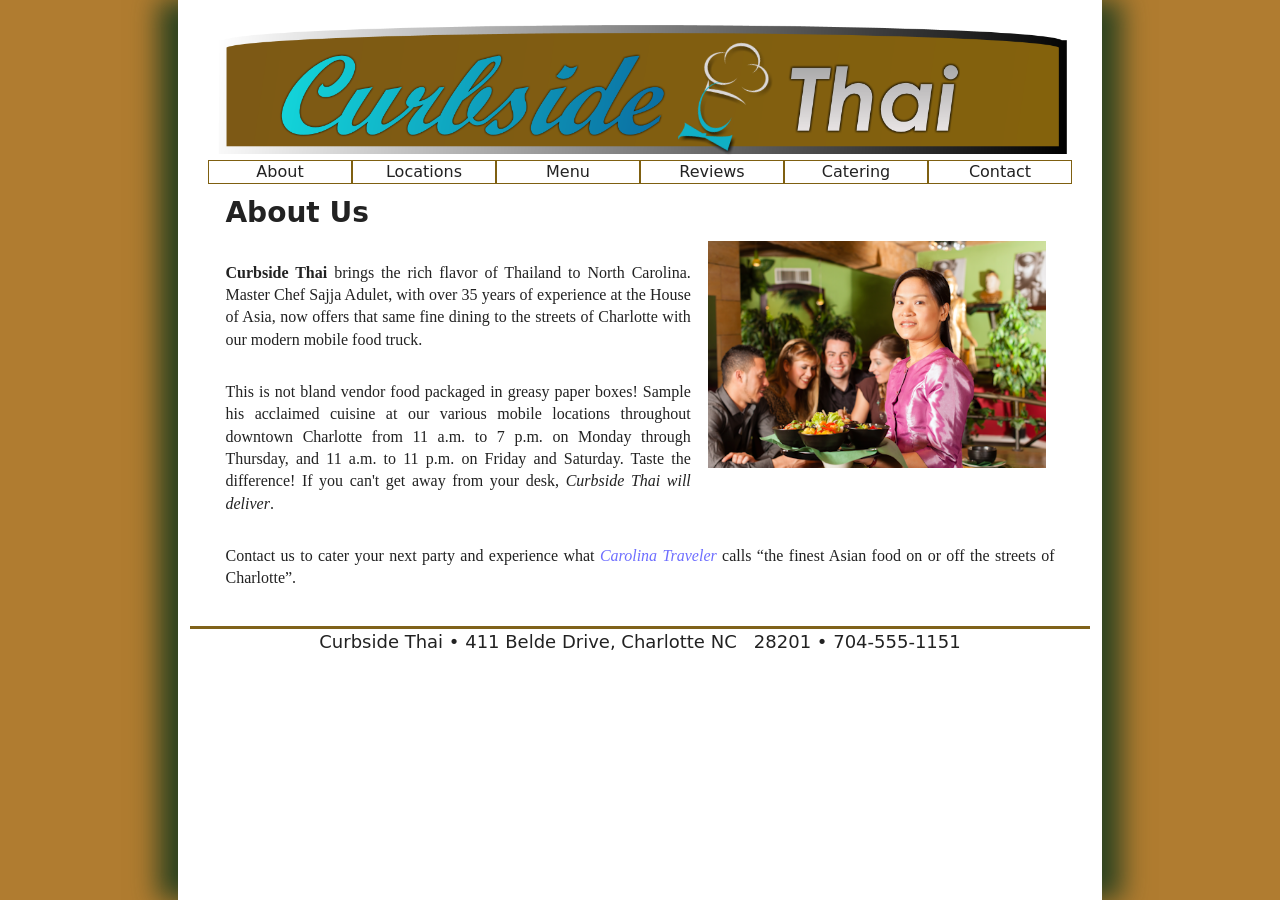
<file: Assignments/Curbside Thai/ct_about.html>
<!DOCTYPE html>

<html>
  <head>
    <!--
        New Perspectives on HTML5 and CSS3, 7th Edition
        Tutorial 1
        Tutorial Case
        General Informaiton about Curbside THai
        Author: Jasmine Sanders
        Date: 10/12/2025
    -->
    <meta charset="utf-8" />
    <meta name="keywords" contents="Thai, restaurant, Charlotte, food" />
    <title>About Curbside Thai</title>
    <link href="ct_base.css" rel="stylesheet" />
    <link href="ct_layout2.css" rel="stylesheet" />
  </head>
  <body>
    <header>
      <a href="ct_start.html"><img src="ct_logo2.png" alt="Curbside Thai" /></a>
      <nav>
        <ul>
            <li><a href="ct_about.html">About</a></li>
            <li><a href="ct_locations.html">Locations</a></li>
            <li><a href="ct_menu.html">Menu</a></li>
            <li><a href="ct_reviews.html">Reviews</a></li>
            <li><a href="ct_catering.html">Catering</a></li>
            <li><a href="ct_contact.html">Contact</a></li>
        </ul>
      </nav>
    </header>
    <article>
      <h1>About Us</h1>
      <img src="ct_photo1.png" alt="" />
      <p>
        <strong>Curbside Thai</strong> brings the rich flavor of Thailand to North Carolina.
        Master Chef Sajja Adulet, with over 35 years of experience at the House
        of Asia, now offers that same fine dining to the streets of Charlotte
        with our modern mobile food truck.
      </p>

      <p>
        This is not bland vendor food packaged in greasy paper boxes! Sample his
        acclaimed cuisine at our various mobile locations throughout downtown
        Charlotte from 11 a.m. to 7 p.m. on Monday through Thursday, and 11 a.m.
        to 11 p.m. on Friday and Saturday. Taste the difference! If you can't
        get away from your desk, <em>Curbside Thai will deliver</em>.
      </p>

      <p>
        Contact us to cater your next party and experience what <cite>Carolina
        Traveler</cite> calls <q>the finest Asian food on or off the streets of Charlotte</q>.
      </p>
    </article>
    <footer>
      Curbside Thai &#8226; 411 Belde Drive, Charlotte NC  &nbsp; 28201 &#8226; 704-555-1151
    </footer>
  </body>
</html>
</file>
<file: index-styles.css>
/*

   Index-styles.css for CSC265
      Author: Jasmine Sanders
      Date: 03/15/2026

      Filename: index-styles.css
      Required Files: 
      Description: style sheet for index.html for CSC265-Intermediate Website Design (Winter 2026)

*/

:root {
  --primary-green: #2c5e40;
  --accent-green: #9ee4b6;
  --light-bg: #f8f9fa;
}

/* General Styles */
body {
  background-color: var(--light-bg);
  font-family: "Segoe UI", Tahoma, Geneva, Verdana, sans-serif;
}

/* Navigation */
.nav-link {
  font-weight: 500;
  color: var(--primary-green);
}

.nav-link:hover {
  color: #1a3c29;
  text-decoration: underline;
}

/* Header Sections */
.hero-section {
  background-color: var(--primary-green);
  color: white;
  padding: 4rem 0;
  margin-bottom: 2rem;
  border-bottom: 5px solid var(--accent-green);
}

.header-mini {
  background-color: var(--primary-green);
  color: white;
  padding: 2rem 0;
  margin-bottom: 2rem;
  border-bottom: 5px solid var(--accent-green);
}

/* Profile Picture */
.profile-pic {
  width: 180px;
  height: 180px;
  object-fit: cover;
  border: 4px solid var(--accent-green);
  box-shadow: 0 4px 8px rgba(0, 0, 0, 0.2);
  transition: transform 0.3s ease;
}

/* Optional: Subtle hover effect for extra polish */
.profile-pic:hover {
  transform: scale(1.05);
}

/* Responsive adjustment for smaller screens */
@media (max-width: 576px) {
  .profile-pic {
    width: 120px;
    height: 120px;
  }
}

/* Cards & Portfolio Items */
.card {
  border: none;
  box-shadow: 0 2px 5px rgba(0, 0, 0, 0.05);
  transition: transform 0.2s;
}

.card:hover {
  transform: translateY(-5px);
}
.project-card {
  transition: all 0.3s ease;
  border: none;
  border-top: 4px solid var(--accent-green);
}

.project-card:hover {
  transform: translateY(-5px);
  box-shadow: 0 10px 20px rgba(0, 0, 0, 0.1);
}

/* Buttons */
.btn-view {
  background-color: var(--primary-green);
  color: white;
  border: none;
}

.btn-view:hover {
  background-color: #1e422d;
  color: white;
}

/* Footer */
footer {
  background-color: #333;
  color: #ccc;
  margin-top: 3rem;
  padding: 1.5rem 0;
}

/* Back to Top Button */
#backToTop {
            position: fixed;
            bottom: 30px;
            right: 30px;
            display: none; /* Hidden by default */
            z-index: 1000;
            border-radius: 50%;
            width: 50px;
            height: 50px;
            text-align: center;
            line-height: 45px;
        }

/*Reume Styles */
.resume-header { background-color: var(--primary-green); color: white; padding: 3rem 0; border-bottom: 5px solid var(--accent-green); }
.section-title { color: var(--primary-green); border-bottom: 2px solid var(--accent-green); padding-bottom: 0.5rem; margin-top: 2rem; margin-bottom: 1.5rem; font-weight: bold; }
.date-badge { background-color: var(--accent-green); color: var(--primary-green); font-weight: bold; padding: 0.25rem 0.75rem; border-radius: 20px; font-size: 0.85rem; }
.contact-link { color: white; text-decoration: none; margin: 0 10px; }
.contact-link:hover { color: var(--accent-green); }
</file>
<file: Week 1/2.13.1_LAB_Photo_gallery_table_HTML/styles.css>
table {
   font-family: Arial;
   border: 2px solid #eee;
}

tr:nth-child(even) {
   background-color: #eee;
}

td {
   padding: 10px;
}
</file>
<file: Week 2/3.11.1_LAB_Happy_birthday_message_creator_HTML/styles.css>
div {
    margin-bottom: 10px;
 }
 
 label {
    display: inline-block;
    width: 150px;
 }
</file>
<file: Week 2/5.13.1_LAB_Stylish_song_CSS/styles.css>
p:nth-child(5) {
   background: revert;
   box-shadow: revert;
   padding: revert;
}

a {
   font-size: 12px;
}

body {
   font-family: Arial;
   background: radial-gradient(white, lightgray);
   min-height: 100vh;
   margin: 0;
}

h1 {
   color: darkblue;
   padding: 8px;
   text-shadow: 5px 5px 6px gray;
}

p {
   color: white;
   width: 350px;
   font-size: 16px;
   padding: 10px;
   background: linear-gradient(to bottom right, darkblue, skyblue);
   box-shadow: 5px 5px 6px gray;
   border-radius: 5px;
}
</file>
<file: Assignments/A Soldier's Scrapbook/ss_styles.css>
@charset "utf-8";

/*
   New Perspectives on HTML5 and CSS3, 7th Edition
   Tutorial 3
   Case Problem 3
   
   Typographical Style Sheet for A Soldier's Scrapbook
   
   Filename: ss_styles.css

*/

/* General Styles */

address, article, aside, blockquote, body, cite, 
div, dl, dt, dd, em, figcaption, figure, footer, 
h1, h2, h3, h4, h5, h6, header, html, img, 
li, main, nav, ol, p, section, span, ul {
   margin: 0;
   padding: 0;
   border: 0;
   font-size: 100%;
   vertical-align: baseline;
   background: transparent;
   -webkit-box-sizing: border-box;
   -moz-box-sizing: border-box;
   box-sizing: border-box;  
}

html {
   background-color: white;
}


/* Body Styles */

body {
   margin-left: auto;
   margin-right: auto;
   background-color: rgb(213, 191, 154);
   font-family: Verdana, Geneva, Arial, sans-serif; 
   font-size: 16px;   
   width: 1152px;
}

body > header > img {
   display: block;
   width: 100%;
}


/* Horizontal Navigation List Styles */

nav.horizontal ul li {
   background-color: rgb(96, 87, 70);
   display: block;
   font-size: 15px;
   float: left;
   line-height: 30px;
   height: 30px;
   width: 192px;
}

nav.horizontal a {
   display: block;
   text-align: center;
   text-decoration: none;
}
   
nav.horizontal a:link, nav.horizontal:visited {
   color: rgb(216, 194, 157);
}

nav.horizontal a:hover, nav.horizontal:active {
   background-color: rgb(62, 56, 45);
}


/* Footer Styles */

body > footer {
   background-color: rgb(62, 56, 45);
   clear: both;
   color: rgb(216, 194, 157);
   font-size: 12px;
   line-height: 24px;
   text-align: center;
}


/* Article Styles */

body > article {
   background-color: rgb(182, 163, 132);
}

body > article > h1 {
   font-size: 1.5em;
   margin: 20px;
}

body > article > p {
   margin: 20px;
}  



/* Aside Styles */

body > aside {
   float: left;
   width: 768px;
}

body > aside > h1 {
   font-size: 1.5em;
   margin: 20px;
}

aside p {
   line-height: 1.4em;
   margin: 20px;
}


/* Interactive Map Styles */

div.mapInfo {
   background-color: rgb(144, 24, 26);
   color: rgb(214, 192, 144);
   margin-top: 20px;
   padding-bottom: 20px;
}

div.mapInfo h2 {
   background-color: rgb(96, 87, 70);
   font-size: 22px;
   font-weight: normal;
   padding: 10px 20px;
}
</file>
<file: Assignments/A Soldier's Scrapbook/ss_layout.css>
@charset "utf-8";

/*
   New Perspectives on HTML5 and CSS3, 7th Edition
   Tutorial 3
   Case Problem 3
   
   Layout Style Sheet for A Soldier's Scrapbook
   Author: Jasmine Sanders
   Date:   11/14/2025
   
   Filename: ss_layout.css

*/


/* Article Styles */
article {
   float: left;
   width: 384px;
}

/* First Line and Drop Cap Styles */
article p:first-of-type::first-line {
   font-size: 1.25em;
   font-variant: small-caps;
}

article p:first-of-type::first-letter {
   font-size: 4em;
   font-family: serif;
   float: left;
   line-height: 0.8em;
   margin-right: 5px;
   margin-bottom: 5px;
}

/* Aside Styles */
aside {
   width: 768px;
   float: left;
}

/* Map Styles */
div#battleMap {
   width: 688px;
   margin: 20px auto;
   position: relative;
}

img#mapImage {
   display: block;
   width: 100%;
}

/* Interactive Map Styles */
a.battleMarkers {
   position: absolute;
}

a#marker1 {
   top: 220px;
   left: 340px;
}

a#marker2 {
   top: 194px;
   left: 358px;
}

a#marker3 {
   top: 202px;
   left: 400px;
}

a#marker4 {
   top: 217px;
   left: 452px;
}

a#marker5 {
   top: 229px;
   left: 498px;
}

a#marker6 {
   top: 246px;
   left: 544px;
}

/* Map Information Styles */
div.mapInfo {
   display: none;
}

a.battleMarkers:hover + div.mapInfo {
   display: block;
}
</file>
<file: Assignments/Curbside Thai/ct_base.css>
/*
   New Perspectives on HTML5 and CSS3, 7th Edition
   Tutorial 1
   Tutorial Case
   Filename: base.css

   This file contains the base styles used by all pages in the website

*/


/* =============================================
	HTML5 structural elements
   =============================================
*/

article, aside, details, dl, figcaption, figure, footer, header, hgroup, main, nav, section {
	display: block;
}


/* =============================================
	Default colors, margins and sizing
   =============================================
*/

html {
	font-size: 100%;
	-webkit-text-size-adjust: 100%;
	-ms-text-size-adjust: 100%;
}
html, button, input, select, textarea {
	font-family: serif;
	color: #222;
}
body {
	margin: 0;
	font-size: 1em;
	line-height: 1.4;
}


/* =============================================
	Hypertext links
   =============================================
*/

a {
	color: #00e;
}
a:visited {
	color: #551a8b;
}
a:hover {
	color: #06e;
}
a:focus {
	outline: thin dotted;
}
a:hover, a:active {
	outline: 0;
}


/* =============================================
	Default font styles
   =============================================
*/

abbr[title] {
	border-bottom: 1px dotted;
}
b, strong {
	font-weight: bold;
}
blockquote {
	margin: 1em 40px;
}
dfn {
	font-style: italic;
}
hr {
	display: block;
	height: 1px;
	border: 0;
	border-top: 1px solid #ccc;
	margin: 1em 0;
	padding: 0;
}
ins {
	background: #ff9;
	color: #000;
	text-decoration: none;
}
mark {
	background: #ff0;
	color: #000;
	font-style: italic;
	font-weight: bold;
}
pre, code, kbd, samp {
	font-family: monospace, serif;
	_font-family: 'courier new', monospace;
	font-size: 1em;
}
pre {
	white-space: pre;
	white-space: pre-wrap;
	word-wrap: break-word;
}

small {
	font-size: 85%;
}
sub, sup {
	font-size: 75%;
	line-height: 0;
	position: relative;
	vertical-align: baseline;
}
sup {
	top: -0.5em;
}
sub {
	bottom: -0.25em;
}


/* =============================================
	Default list styles
   =============================================
*/

ul, ol {
	margin: 1em 0;
	padding: 0 0 0 40px;
}
dd {
	margin: 0 0 0 40px;
}
nav ul, nav ol {
	list-style: none;
	list-style-image: none;
	margin: 0;
	padding: 0;
}


/* =============================================
	Default styles for images and media
   =============================================
*/

img {
	border: 0;
	-ms-interpolation-mode: bicubic;
	vertical-align: middle;
}
figure {
	margin: 0;
}
audio, canvas, video {
	display: inline-block;
}


/* =============================================
	Default styles for web forms
   =============================================
*/

form {
	margin: 0;
}
fieldset {
	border: 0;
	margin: 0;
	padding: 0;
}
label {
	cursor: pointer;
}
legend {
	border: 0;
	padding: 0;
	white-space: normal;
}
button, input, select, textarea {
	font-size: 100%;
	margin: 0;
	vertical-align: baseline;
}
button, input {
	line-height: normal;
}
button, input[type="button"], input[type="reset"], input[type="submit"] {
	cursor: pointer;
	-webkit-appearance: button;
}
button[disabled], input[disabled] {
	cursor: default;
}
input[type="checkbox"], input[type="radio"] {
	box-sizing: border-box;
	padding: 0;
}
input[type="search"] {
	-webkit-appearance: textfield;
	-moz-box-sizing: content-box;
	-webkit-box-sizing: content-box;
	box-sizing: content-box;
}
input[type="search"]::-webkit-search-decoration, input[type="search"]::-webkit-search-cancel-button {
-webkit-appearance: none;
}
button::-moz-focus-inner, input::-moz-focus-inner {
border: 0;
padding: 0;
}
textarea {
	overflow: auto;
	vertical-align: top;
	resize: vertical;
}



/* =============================================
	Default styles for web tables
   =============================================
*/

table {
	border-collapse: collapse;
	border-spacing: 0;
}
td, th {
	vertical-align: top;
}
</file>
<file: Assignments/Curbside Thai/ct_layout2.css>
@charset "utf-8";

/*
   New Perspectives on HTML5 and CSS3, 7th Edition
   Tutorial 1
   Tutorial Case
   Filename: ct_layout2.css

   This file contains the layout styles used in the Curbside Thai website

*/

/* =============================================
	Base layout styles used by mobile devices
	up to 480px and cascaded to larger devices 
	unless superceded by other styles.
   =============================================
*/

html {
	height: 100%;
	font-size: 14px;
}
img, object, embed, video {
	max-width: 100%;
}
body {
	margin-left: auto;
	margin-right: auto;
	width: 81.9%;
	padding-left: 4.55%;
	padding-right: 4.55%;
	clear: none;
	float: none;
	min-height: 100%;
}
nav {
	width: 25%;
	float: left;
	margin: 6% 2% 0% 0%;
}
article {
	width: 73%;
	float: left;
	font-size: 0.8em;
	text-align: justify;
}

nav ul li {
	font-family: "Lucida Grande", "Lucida Sans Unicode", "Lucida Sans", "DejaVu Sans", Verdana, sans-serif;
	font-size: 0.8em;
}

nav ul li a {
	color: #222;
	text-decoration: none;
	display: block;
	margin-bottom: 8%;
}
nav ul li a:visited {
	color: #222;
}
nav ul li a:hover {
	background-color: #222;
	color: white;
}
nav ul li a:focus {
	outline: thin dotted;
}
nav ul li a:hover, nav ul li a:active {
	outline: 0;
}
body h1 {
	margin: 1%;
	font-family: "Lucida Grande", "Lucida Sans Unicode", "Lucida Sans", "DejaVu Sans", Verdana, sans-serif;
	font-size: 1.5em;
}

body article h1 {
	font-size: 1.15em;
}

cite {
   color: rgb(110, 110, 255);
}

header img {
	float: none;
	width: 96%;
	margin: 2% 2% 0% 2%;
}
body p, body address {
	margin: 3.5% 1%;
	font-size: 1em;
	font-family: "Lucida Grande", "Lucida Sans Unicode", "Lucida Sans", "DejaVu Sans", Verdana, sans-serif;
	font-style: normal;
	height: 100%;
}
dl {
	margin-left: 2%;
	font-family: "Lucida Grande", "Lucida Sans Unicode", "Lucida Sans", "DejaVu Sans", Verdana, sans-serif;
}
dt {
	display: block;
	margin: 0;
	text-indent: 0;
	font-weight: bold;
	border-bottom: 1px solid rgba(168, 168, 168,1.00);
}
dd {
	display: block;
	margin: 0 0 3% 3%;
	text-indent: 0;
}
blockquote {
	font-size: 1em;
	width: 100%;
	font-family: "Lucida Grande", "Lucida Sans Unicode", "Lucida Sans", "DejaVu Sans", Verdana, sans-serif;
	margin: 0 0 4% 0;
}
footer {
	text-align: center;
	font-size: 0.6em;
	margin-top: 4%;
	border-top: 3px solid rgba(128,98,26,1.00);
	font-family: Segoe, "Segoe UI", "DejaVu Sans", "Trebuchet MS", Verdana, sans-serif;
	clear: both;
	padding-bottom: 20px;
}
blockquote p:last-of-type {
	border-top: 1px solid rgba(128,98,26,1.00);
	text-align: right;
	font-size: 1em;
}

q {quotes: "\201C" "\201D" "\2018" "\2019";}
q:before {content:open-quote;}
q:after {content:close-quote;}
article p, article address {font-family: "Times New Roman", Times, serif;}
/* =============================================
	Tablet layout styles used by devices
	481px to 768px and cascaded to larger 
	devices.
   =============================================
*/


@media only screen and (min-width: 481px) {
html, body {
	font-size: 16px;
}

body {
	width: 89.9%;
	padding-left: 1.55%;
	padding-right: 1.55%;
	clear: none;
	float: none;
	margin-left: auto;
}

header h1 {
   font-size: 2.2em;
}

body article h1 {
   font-size: 1.75em;
}

article {
	width: 94%;
	float: none;
	margin: 0px auto;
}
dl#ct_locations {
	width: 57%;
	margin: 0px 0px 0px 20px;
}
dl {
	width: 90%;
    margin: 0 auto;
	text-align: left;
}
article img {
	float: right;
	width: 40%;
	margin: 0% 2% 2% 2%;
}
nav ul li {
	display: table-cell;
	width: 15%;
	text-align: center;
	margin-right: 2%;
	border: thin solid rgba(127,96,17,1.00);
	border-collapse: collapse;
}
nav ul li a {
	margin-bottom: 0;
}
nav {
	display: table;
	width: 96%;
	margin: 0 auto;
	float: none;
}
nav ul {
	display: table-row;
	margin: 0;
}
nav ul li:last-of-type {
	margin-right: 0%;
}

blockquote {
  background: rgb(241, 241, 241);
  border-left: 10px solid rgba(176,124,48,0.5);
  quotes: "\201C""\201D""\201C""\2019";
  	border-radius: 20%;
	width: 40%;
	margin: 1%;
	float: left;
	padding: 2%;
}
blockquote p:first-of-type:before {
  color: rgba(176,124,48,0.50);
  content: open-quote;
  font-size: 4em;
  line-height: 0.1em;
  margin: 0.2em 0.1em 0em 0.25em;
  vertical-align: -0.4em;
  float: left;
}


footer {
	font-size: 0.9em;
}
}



/* =============================================
	Desktop layout styles used by  devices
	769px and larger.
   =============================================
*/

@media only screen and (min-width: 769px) {
html, body {
	font-size: 20px;
}

html {
	background-color: rgba(176,124,48,1.00);
	margin: 0px auto;
}
body {
	width: 88.2%;
	max-width: 900px;
	padding-left: 0.9%;
	padding-right: 0.9%;
	margin: 0px auto auto auto;
	clear: none;
	float: none;
	background-color: white;
	-moz-box-shadow: rgba(31, 61, 31, 0.9) 20px 0px 25px,  rgba(31, 61, 31, 0.9) -20px 0px 25px;
	-webkit-box-shadow: rgba(31, 61, 31, 0.9) 20px 0px 25px,  rgba(31, 61, 31, 0.9) -20px 0px 25px;
	box-shadow: rgba(31, 61, 31, 0.9) 20px 0px 25px,  rgba(31, 61, 31, 0.9) -20px 0px 25px;
}


}
</file>
